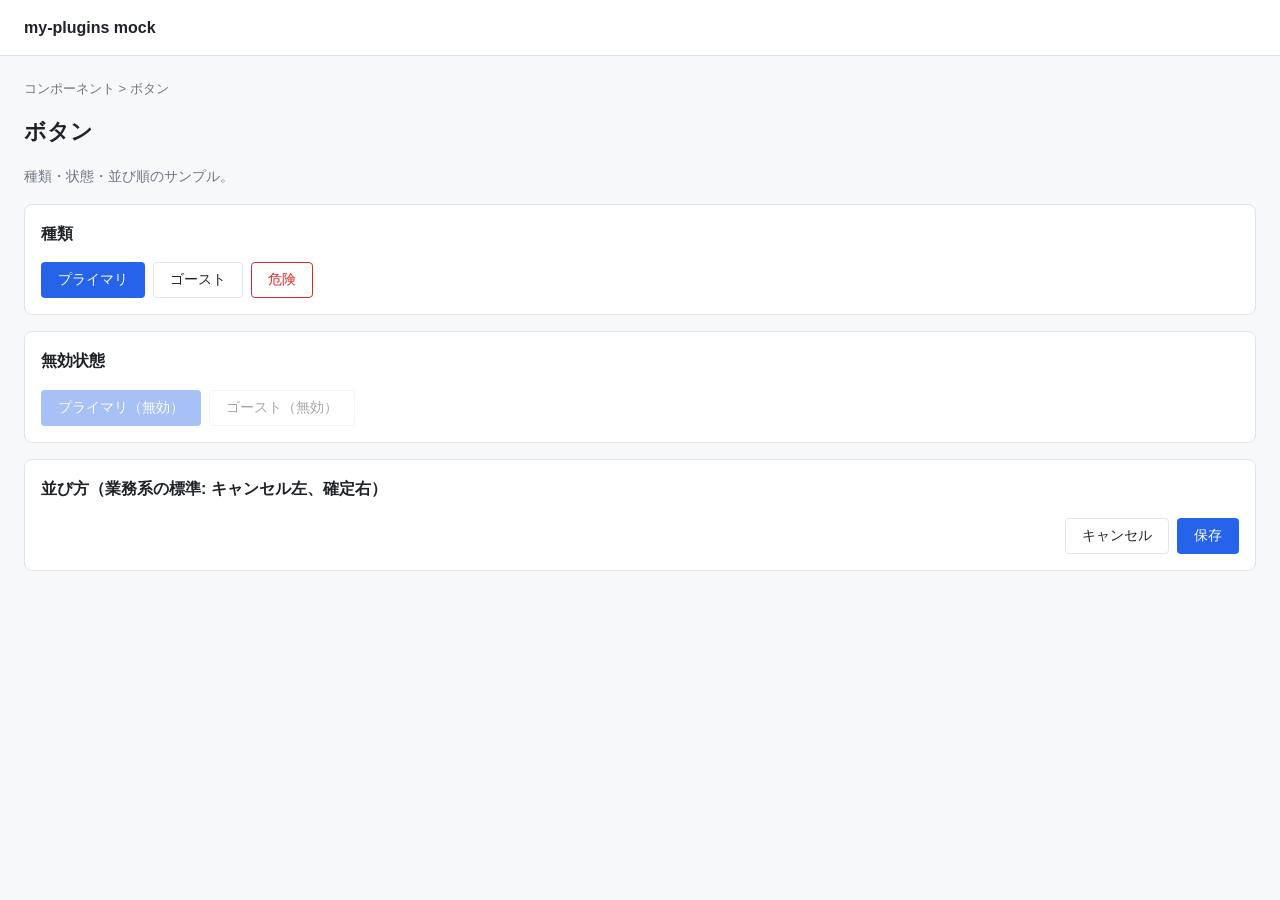
<file: docs/mock/components/button/index.html>
<!DOCTYPE html>
<html lang="ja">
<head>
  <meta charset="UTF-8">
  <meta name="viewport" content="width=device-width, initial-scale=1.0">
  <title>ボタン - カタログ</title>
  <link rel="stylesheet" href="../../../assets/style.css">
</head>
<body>
  <header class="topbar">
    <div class="brand">my-plugins mock</div>
</header>
  <main class="main">
    <p class="breadcrumb"><a href="../">コンポーネント</a> &gt; <span>ボタン</span></p>
    <div class="page-header"><h1>ボタン</h1></div>
    <p class="hint">種類・状態・並び順のサンプル。</p>

    <section class="card">
      <h2>種類</h2>
      <div class="actions">
        <button class="primary">プライマリ</button>
        <button class="ghost">ゴースト</button>
        <button class="danger">危険</button>
      </div>
    </section>

    <section class="card">
      <h2>無効状態</h2>
      <div class="actions">
        <button class="primary" disabled>プライマリ（無効）</button>
        <button class="ghost" disabled>ゴースト（無効）</button>
      </div>
    </section>

    <section class="card">
      <h2>並び方（業務系の標準: キャンセル左、確定右）</h2>
      <div class="actions" style="justify-content: flex-end;">
        <button class="ghost">キャンセル</button>
        <button class="primary">保存</button>
      </div>
    </section>
  </main>
</body>
</html>
</file>
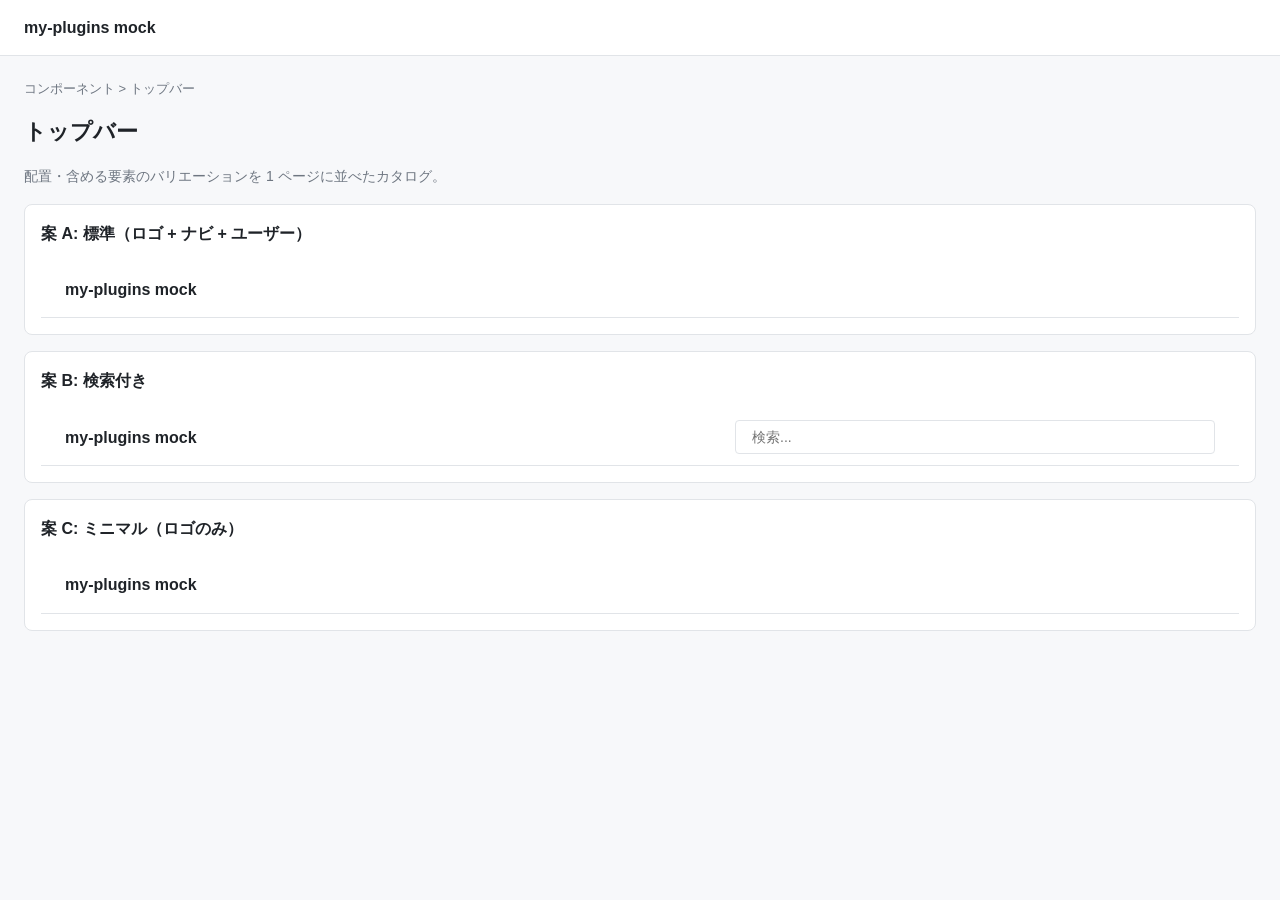
<file: docs/mock/components/topbar/index.html>
<!DOCTYPE html>
<html lang="ja">
<head>
  <meta charset="UTF-8">
  <meta name="viewport" content="width=device-width, initial-scale=1.0">
  <title>トップバー - カタログ</title>
  <link rel="stylesheet" href="../../../assets/style.css">
</head>
<body>
  <header class="topbar">
    <div class="brand">my-plugins mock</div>
</header>
  <main class="main">
    <p class="breadcrumb"><a href="../">コンポーネント</a> &gt; <span>トップバー</span></p>
    <div class="page-header"><h1>トップバー</h1></div>
    <p class="hint">配置・含める要素のバリエーションを 1 ページに並べたカタログ。</p>

    <section class="card">
      <h2>案 A: 標準（ロゴ + ナビ + ユーザー）</h2>
      <div class="topbar" style="position: static;">
        <div class="brand">my-plugins mock</div>
</div>
    </section>

    <section class="card">
      <h2>案 B: 検索付き</h2>
      <div class="topbar" style="position: static;">
        <div class="brand">my-plugins mock</div>
        <input type="search" placeholder="検索..." style="flex: 1; max-width: 480px;">
</div>
    </section>

    <section class="card">
      <h2>案 C: ミニマル（ロゴのみ）</h2>
      <div class="topbar" style="position: static;">
        <div class="brand">my-plugins mock</div>
        <div></div>
</div>
    </section>
  </main>
</body>
</html>
</file>
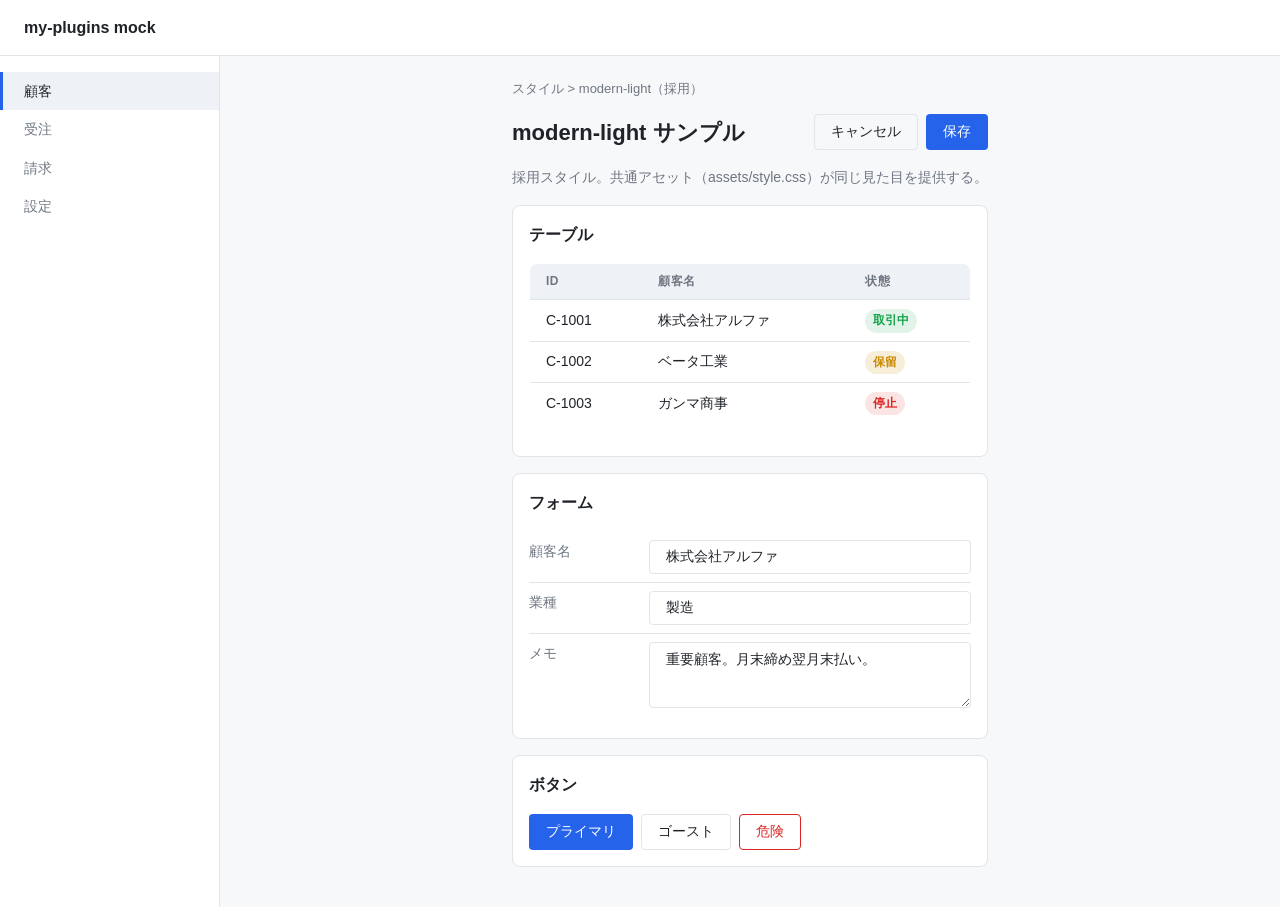
<file: docs/mock/styles/modern-light/index.html>
<!DOCTYPE html>
<html lang="ja">
<head>
  <meta charset="UTF-8">
  <meta name="viewport" content="width=device-width, initial-scale=1.0">
  <title>modern-light - スタイルサンプル</title>
  <link rel="stylesheet" href="../../../assets/style.css">
</head>
<body>
  <header class="topbar">
    <div class="brand">my-plugins mock</div>
</header>
  <div class="layout">
    <aside class="sidebar">
      <ul>
        <li class="active">顧客</li>
        <li>受注</li>
        <li>請求</li>
        <li>設定</li>
      </ul>
    </aside>
    <main class="main">
      <p class="breadcrumb"><a href="../">スタイル</a> &gt; <span>modern-light（採用）</span></p>
      <div class="page-header">
        <h1>modern-light サンプル</h1>
        <div class="actions">
          <button class="ghost">キャンセル</button>
          <button class="primary">保存</button>
        </div>
      </div>
      <p class="hint">採用スタイル。共通アセット（assets/style.css）が同じ見た目を提供する。</p>

      <section class="card">
        <h2>テーブル</h2>
        <table class="data-table">
          <thead><tr><th>ID</th><th>顧客名</th><th>状態</th></tr></thead>
          <tbody>
            <tr><td>C-1001</td><td>株式会社アルファ</td><td><span class="badge ok">取引中</span></td></tr>
            <tr><td>C-1002</td><td>ベータ工業</td><td><span class="badge warn">保留</span></td></tr>
            <tr><td>C-1003</td><td>ガンマ商事</td><td><span class="badge danger">停止</span></td></tr>
          </tbody>
        </table>
      </section>

      <section class="card">
        <h2>フォーム</h2>
        <div class="field-row"><span class="field-label">顧客名</span><span class="field-value"><input type="text" value="株式会社アルファ"></span></div>
        <div class="field-row"><span class="field-label">業種</span><span class="field-value"><input type="text" value="製造"></span></div>
        <div class="field-row"><span class="field-label">メモ</span><span class="field-value"><textarea rows="3">重要顧客。月末締め翌月末払い。</textarea></span></div>
      </section>

      <section class="card">
        <h2>ボタン</h2>
        <div class="actions">
          <button class="primary">プライマリ</button>
          <button class="ghost">ゴースト</button>
          <button class="danger">危険</button>
        </div>
      </section>
    </main>
  </div>
</body>
</html>
</file>
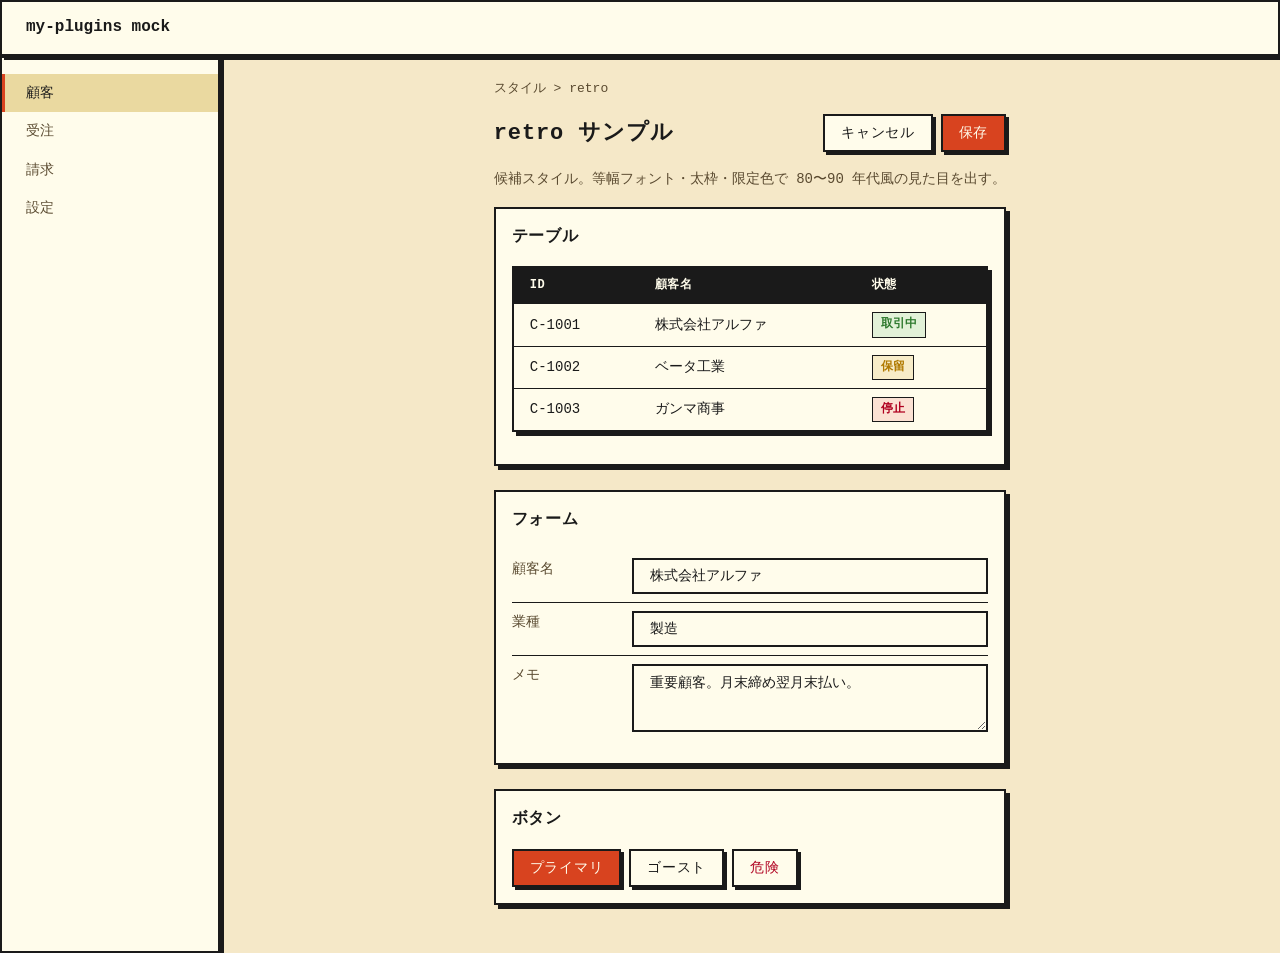
<file: docs/mock/styles/retro/index.html>
<!DOCTYPE html>
<html lang="ja">
<head>
  <meta charset="UTF-8">
  <meta name="viewport" content="width=device-width, initial-scale=1.0">
  <title>retro - スタイルサンプル</title>
  <link rel="stylesheet" href="../../../assets/style.css">
  <link rel="stylesheet" href="style.css">
</head>
<body>
  <header class="topbar">
    <div class="brand">my-plugins mock</div>
</header>
  <div class="layout">
    <aside class="sidebar">
      <ul>
        <li class="active">顧客</li>
        <li>受注</li>
        <li>請求</li>
        <li>設定</li>
      </ul>
    </aside>
    <main class="main">
      <p class="breadcrumb"><a href="../">スタイル</a> &gt; <span>retro</span></p>
      <div class="page-header">
        <h1>retro サンプル</h1>
        <div class="actions">
          <button class="ghost">キャンセル</button>
          <button class="primary">保存</button>
        </div>
      </div>
      <p class="hint">候補スタイル。等幅フォント・太枠・限定色で 80〜90 年代風の見た目を出す。</p>

      <section class="card">
        <h2>テーブル</h2>
        <table class="data-table">
          <thead><tr><th>ID</th><th>顧客名</th><th>状態</th></tr></thead>
          <tbody>
            <tr><td>C-1001</td><td>株式会社アルファ</td><td><span class="badge ok">取引中</span></td></tr>
            <tr><td>C-1002</td><td>ベータ工業</td><td><span class="badge warn">保留</span></td></tr>
            <tr><td>C-1003</td><td>ガンマ商事</td><td><span class="badge danger">停止</span></td></tr>
          </tbody>
        </table>
      </section>

      <section class="card">
        <h2>フォーム</h2>
        <div class="field-row"><span class="field-label">顧客名</span><span class="field-value"><input type="text" value="株式会社アルファ"></span></div>
        <div class="field-row"><span class="field-label">業種</span><span class="field-value"><input type="text" value="製造"></span></div>
        <div class="field-row"><span class="field-label">メモ</span><span class="field-value"><textarea rows="3">重要顧客。月末締め翌月末払い。</textarea></span></div>
      </section>

      <section class="card">
        <h2>ボタン</h2>
        <div class="actions">
          <button class="primary">プライマリ</button>
          <button class="ghost">ゴースト</button>
          <button class="danger">危険</button>
        </div>
      </section>
    </main>
  </div>
</body>
</html>
</file>
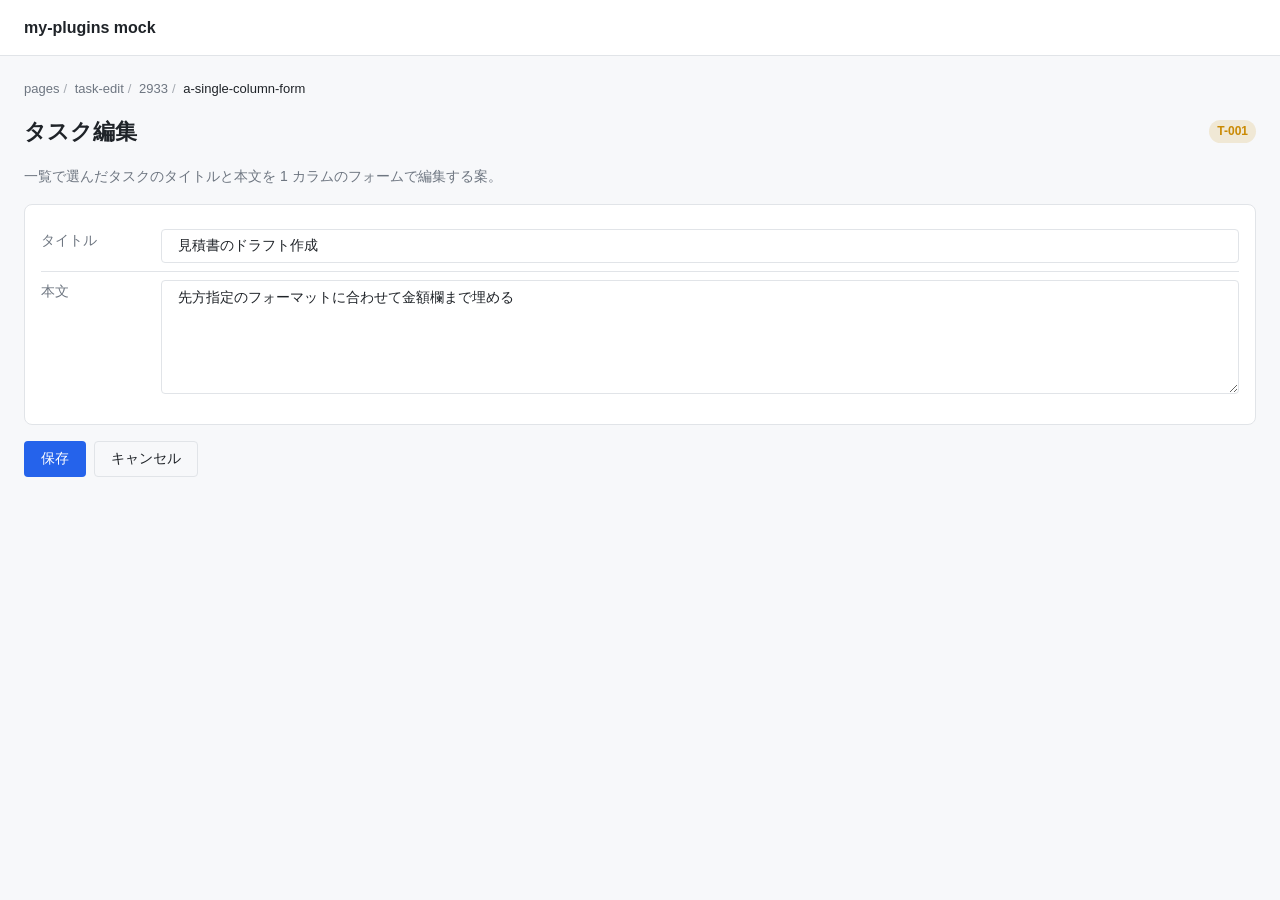
<file: docs/mock/pages/task-edit/2933/a-single-column-form/index.html>
<!DOCTYPE html>
<html lang="ja">
<head>
  <meta charset="UTF-8">
  <meta name="viewport" content="width=device-width, initial-scale=1.0">
  <title>タスク編集 - 案 a-single-column-form</title>
  <link rel="stylesheet" href="../../../../../assets/style.css">
</head>
<body>
  <header class="topbar">
    <div class="brand"><a href="../../../../../">my-plugins mock</a></div>
  </header>
  <main class="main">
    <p class="breadcrumb">
      <a href="../../../">pages</a><span class="sep">/</span>
      <a href="../../">task-edit</a><span class="sep">/</span>
      <a href="../">2933</a><span class="sep">/</span>
      <span class="current">a-single-column-form</span>
    </p>
    <div class="page-header">
      <h1>タスク編集</h1>
      <div class="actions">
        <span class="badge warn" id="task-id">T-001</span>
      </div>
    </div>
    <p class="hint">一覧で選んだタスクのタイトルと本文を 1 カラムのフォームで編集する案。</p>
    <div class="card">
      <div class="field-row">
        <label class="field-label" for="title">タイトル</label>
        <div class="field-value">
          <input type="text" id="title" value="見積書のドラフト作成">
        </div>
      </div>
      <div class="field-row">
        <label class="field-label" for="body">本文</label>
        <div class="field-value">
          <textarea id="body" rows="6">先方指定のフォーマットに合わせて金額欄まで埋める</textarea>
        </div>
      </div>
    </div>
    <div class="actions">
      <button class="primary" id="save-btn">保存</button>
      <button class="ghost" id="cancel-btn">キャンセル</button>
    </div>
  </main>
  <script src="../../../../../assets/app.js"></script>
  <script src="app.js"></script>
</body>
</html>
</file>
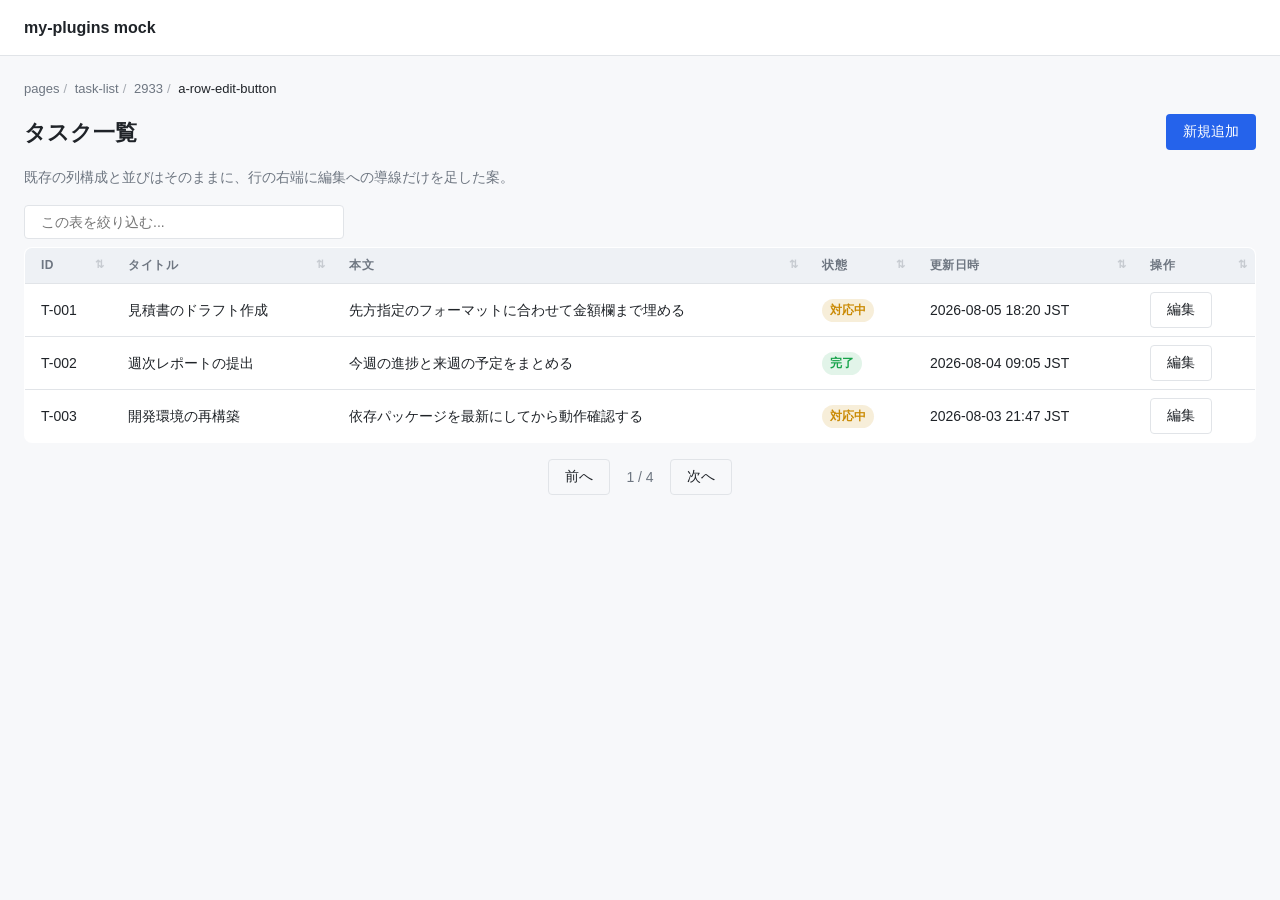
<file: docs/mock/pages/task-list/2933/a-row-edit-button/index.html>
<!DOCTYPE html>
<html lang="ja">
<head>
  <meta charset="UTF-8">
  <meta name="viewport" content="width=device-width, initial-scale=1.0">
  <title>タスク一覧 - 案 a-row-edit-button</title>
  <link rel="stylesheet" href="../../../../../assets/style.css">
</head>
<body>
  <header class="topbar">
    <div class="brand"><a href="../../../../../">my-plugins mock</a></div>
  </header>
  <main class="main">
    <p class="breadcrumb">
      <a href="../../../">pages</a><span class="sep">/</span>
      <a href="../../">task-list</a><span class="sep">/</span>
      <a href="../">2933</a><span class="sep">/</span>
      <span class="current">a-row-edit-button</span>
    </p>
    <div class="page-header">
      <h1>タスク一覧</h1>
      <div class="actions">
        <button class="primary" id="new-btn">新規追加</button>
      </div>
    </div>
    <p class="hint">既存の列構成と並びはそのままに、行の右端に編集への導線だけを足した案。</p>
    <table class="data-table" id="task-table">
      <thead>
        <tr>
          <th>ID</th>
          <th>タイトル</th>
          <th>本文</th>
          <th>状態</th>
          <th>更新日時</th>
          <th>操作</th>
        </tr>
      </thead>
      <tbody>
        <tr data-id="T-001">
          <td>T-001</td>
          <td data-field="title">見積書のドラフト作成</td>
          <td data-field="body">先方指定のフォーマットに合わせて金額欄まで埋める</td>
          <td><span class="badge warn">対応中</span></td>
          <td data-field="updated-at">2026-08-05 18:20 JST</td>
          <td><button class="ghost" data-edit-target="T-001">編集</button></td>
        </tr>
        <tr data-id="T-002">
          <td>T-002</td>
          <td data-field="title">週次レポートの提出</td>
          <td data-field="body">今週の進捗と来週の予定をまとめる</td>
          <td><span class="badge ok">完了</span></td>
          <td data-field="updated-at">2026-08-04 09:05 JST</td>
          <td><button class="ghost" data-edit-target="T-002">編集</button></td>
        </tr>
        <tr data-id="T-003">
          <td>T-003</td>
          <td data-field="title">開発環境の再構築</td>
          <td data-field="body">依存パッケージを最新にしてから動作確認する</td>
          <td><span class="badge warn">対応中</span></td>
          <td data-field="updated-at">2026-08-03 21:47 JST</td>
          <td><button class="ghost" data-edit-target="T-003">編集</button></td>
        </tr>
      </tbody>
    </table>
    <div class="pager">
      <button class="ghost">前へ</button>
      <span>1 / 4</span>
      <button class="ghost">次へ</button>
    </div>
  </main>
  <div class="toast" id="toast" hidden></div>
  <script src="../../../../../assets/app.js"></script>
  <script src="app.js"></script>
</body>
</html>
</file>
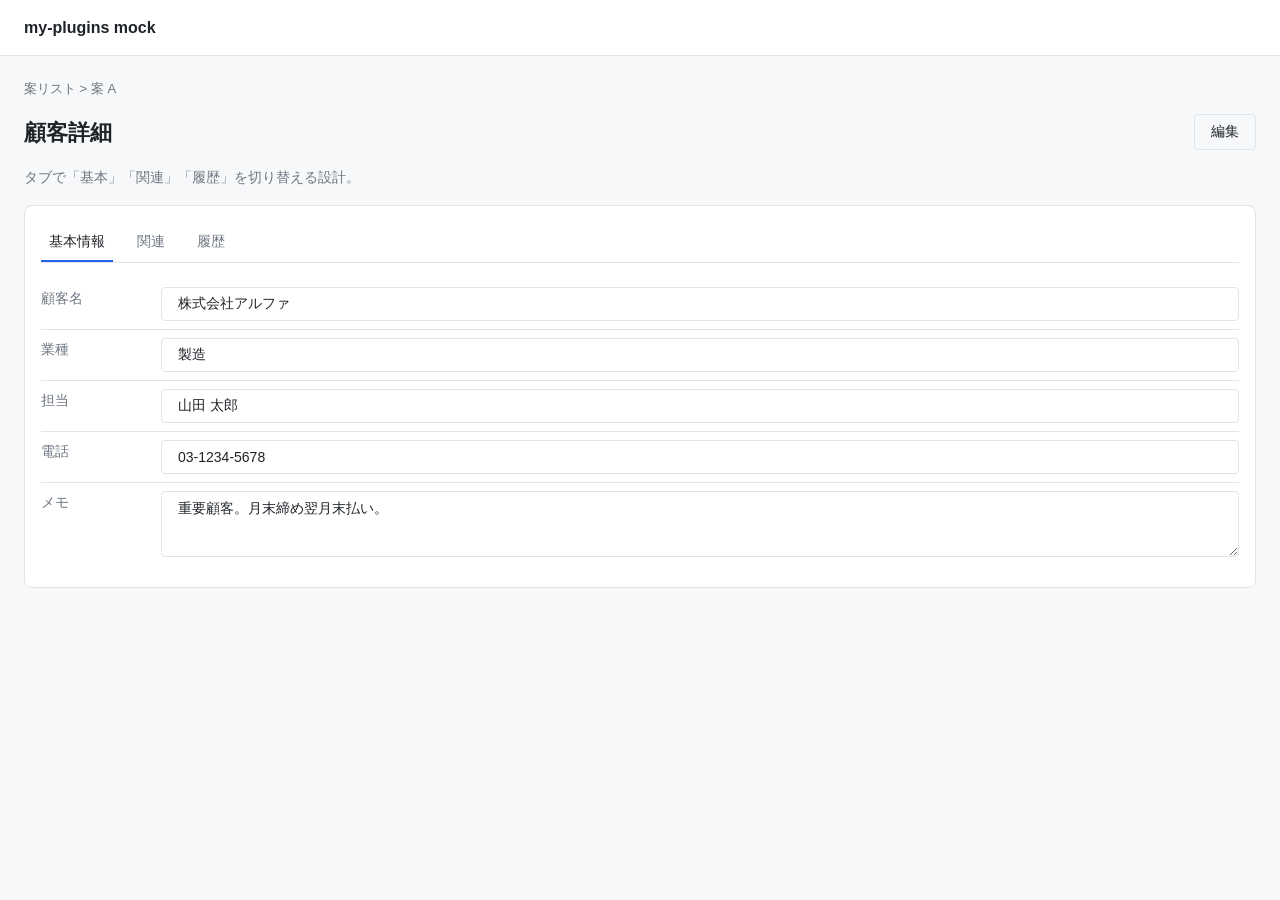
<file: docs/mock/pages/customer-detail/issues/0/a-tabs/index.html>
<!DOCTYPE html>
<html lang="ja">
<head>
  <meta charset="UTF-8">
  <meta name="viewport" content="width=device-width, initial-scale=1.0">
  <title>顧客詳細 - 案 A: タブ</title>
  <link rel="stylesheet" href="../../../../../../assets/style.css">
</head>
<body>
  <header class="topbar">
    <div class="brand">my-plugins mock</div>
</header>
  <main class="main">
    <p class="breadcrumb"><a href="../">案リスト</a> &gt; <span>案 A</span></p>
    <div class="page-header">
      <h1>顧客詳細</h1>
      <div class="actions">
        <button class="ghost" id="edit-btn">編集</button>
        <button class="ghost" id="cancel-btn" hidden>キャンセル</button>
        <button class="primary" id="save-btn" hidden>保存</button>
      </div>
    </div>
    <p class="hint">タブで「基本」「関連」「履歴」を切り替える設計。</p>

    <section class="card">
      <div style="display: flex; gap: var(--space-md); border-bottom: 1px solid var(--border); margin-bottom: var(--space-md);">
        <span style="padding: var(--space-sm); border-bottom: 2px solid var(--accent); color: var(--text);">基本情報</span>
        <span style="padding: var(--space-sm); color: var(--text-muted); cursor: pointer;">関連</span>
        <span style="padding: var(--space-sm); color: var(--text-muted); cursor: pointer;">履歴</span>
      </div>
      <div class="field-row"><span class="field-label">顧客名</span><span class="field-value"><input type="text" value="株式会社アルファ" readonly></span></div>
      <div class="field-row"><span class="field-label">業種</span><span class="field-value"><input type="text" value="製造" readonly></span></div>
      <div class="field-row"><span class="field-label">担当</span><span class="field-value"><input type="text" value="山田 太郎" readonly></span></div>
      <div class="field-row"><span class="field-label">電話</span><span class="field-value"><input type="text" value="03-1234-5678" readonly></span></div>
      <div class="field-row"><span class="field-label">メモ</span><span class="field-value"><textarea rows="3" readonly>重要顧客。月末締め翌月末払い。</textarea></span></div>
    </section>
  </main>
  <div class="toast" id="toast" hidden></div>
  <script src="../../../../../../assets/app.js"></script>
</body>
</html>
</file>
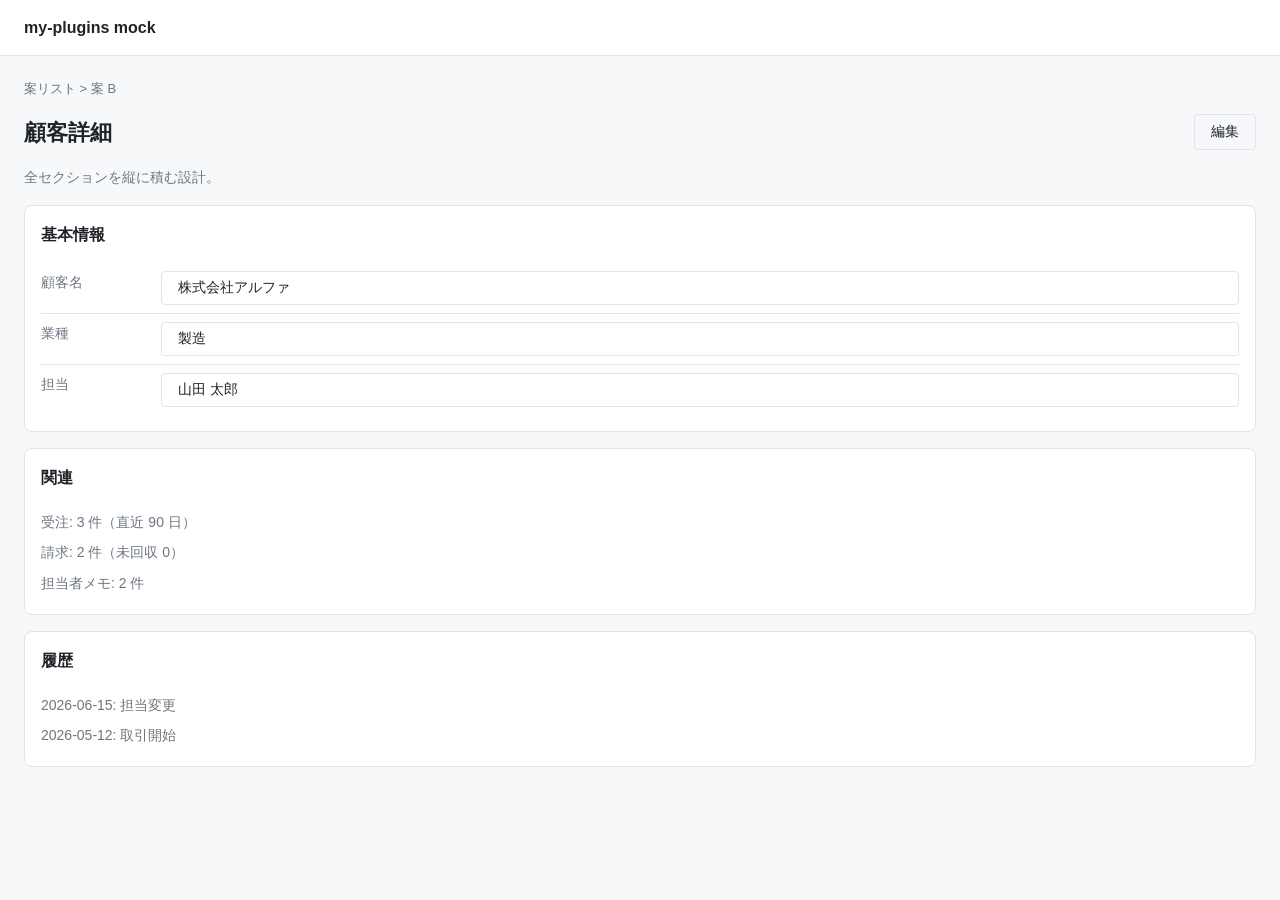
<file: docs/mock/pages/customer-detail/issues/0/b-stack/index.html>
<!DOCTYPE html>
<html lang="ja">
<head>
  <meta charset="UTF-8">
  <meta name="viewport" content="width=device-width, initial-scale=1.0">
  <title>顧客詳細 - 案 B: 縦積み</title>
  <link rel="stylesheet" href="../../../../../../assets/style.css">
</head>
<body>
  <header class="topbar">
    <div class="brand">my-plugins mock</div>
</header>
  <main class="main">
    <p class="breadcrumb"><a href="../">案リスト</a> &gt; <span>案 B</span></p>
    <div class="page-header">
      <h1>顧客詳細</h1>
      <div class="actions">
        <button class="ghost" id="edit-btn">編集</button>
        <button class="ghost" id="cancel-btn" hidden>キャンセル</button>
        <button class="primary" id="save-btn" hidden>保存</button>
      </div>
    </div>
    <p class="hint">全セクションを縦に積む設計。</p>

    <section class="card">
      <h2>基本情報</h2>
      <div class="field-row"><span class="field-label">顧客名</span><span class="field-value"><input type="text" value="株式会社アルファ" readonly></span></div>
      <div class="field-row"><span class="field-label">業種</span><span class="field-value"><input type="text" value="製造" readonly></span></div>
      <div class="field-row"><span class="field-label">担当</span><span class="field-value"><input type="text" value="山田 太郎" readonly></span></div>
    </section>

    <section class="card">
      <h2>関連</h2>
      <ul class="meta-list">
        <li>受注: 3 件（直近 90 日）</li>
        <li>請求: 2 件（未回収 0）</li>
        <li>担当者メモ: 2 件</li>
      </ul>
    </section>

    <section class="card">
      <h2>履歴</h2>
      <ul class="meta-list">
        <li>2026-06-15: 担当変更</li>
        <li>2026-05-12: 取引開始</li>
      </ul>
    </section>
  </main>
  <div class="toast" id="toast" hidden></div>
  <script src="../../../../../../assets/app.js"></script>
</body>
</html>
</file>
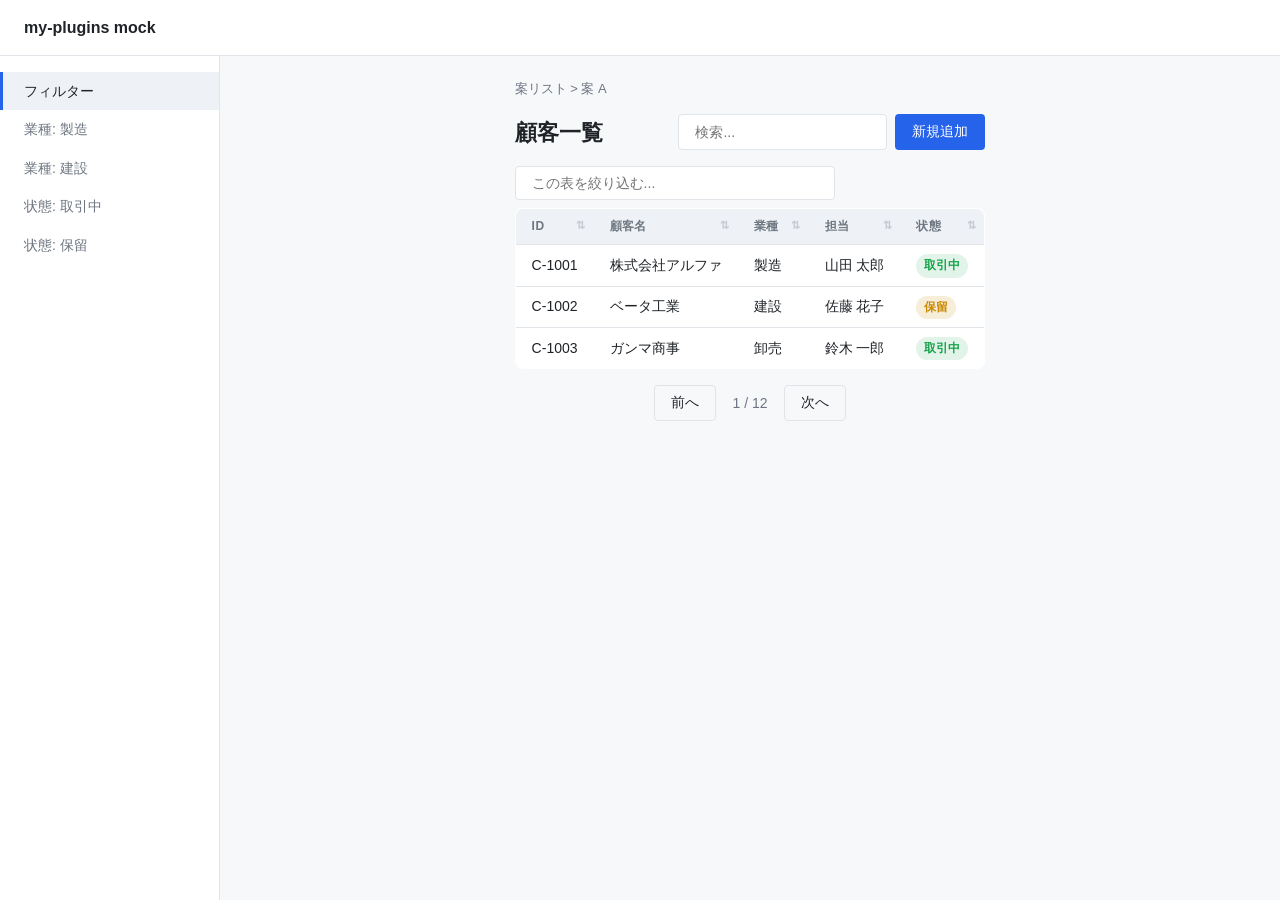
<file: docs/mock/pages/customer-list/issues/0/a-left-filter/index.html>
<!DOCTYPE html>
<html lang="ja">
<head>
  <meta charset="UTF-8">
  <meta name="viewport" content="width=device-width, initial-scale=1.0">
  <title>顧客一覧 - 案 A: 左サイドフィルター</title>
  <link rel="stylesheet" href="../../../../../../assets/style.css">
</head>
<body>
  <header class="topbar">
    <div class="brand">my-plugins mock</div>
</header>
  <div class="layout">
    <aside class="sidebar">
      <ul>
        <li class="active">フィルター</li>
        <li>業種: 製造</li>
        <li>業種: 建設</li>
        <li>状態: 取引中</li>
        <li>状態: 保留</li>
      </ul>
    </aside>
    <main class="main">
      <p class="breadcrumb"><a href="../">案リスト</a> &gt; <span>案 A</span></p>
      <div class="page-header">
        <h1>顧客一覧</h1>
        <div class="actions">
          <input type="search" id="search" placeholder="検索...">
          <button class="primary" id="new-btn">新規追加</button>
        </div>
      </div>
      <table class="data-table" id="customer-table">
        <thead>
          <tr>
            <th>ID</th>
            <th>顧客名</th>
            <th>業種</th>
            <th>担当</th>
            <th>状態</th>
          </tr>
        </thead>
        <tbody>
          <tr data-id="1001"><td>C-1001</td><td>株式会社アルファ</td><td>製造</td><td>山田 太郎</td><td><span class="badge ok">取引中</span></td></tr>
          <tr data-id="1002"><td>C-1002</td><td>ベータ工業</td><td>建設</td><td>佐藤 花子</td><td><span class="badge warn">保留</span></td></tr>
          <tr data-id="1003"><td>C-1003</td><td>ガンマ商事</td><td>卸売</td><td>鈴木 一郎</td><td><span class="badge ok">取引中</span></td></tr>
        </tbody>
      </table>
      <div class="pager">
        <button class="ghost">前へ</button>
        <span>1 / 12</span>
        <button class="ghost">次へ</button>
      </div>
    </main>
  </div>
  <div class="toast" id="toast" hidden></div>
  <script src="../../../../../../assets/app.js"></script>
</body>
</html>
</file>
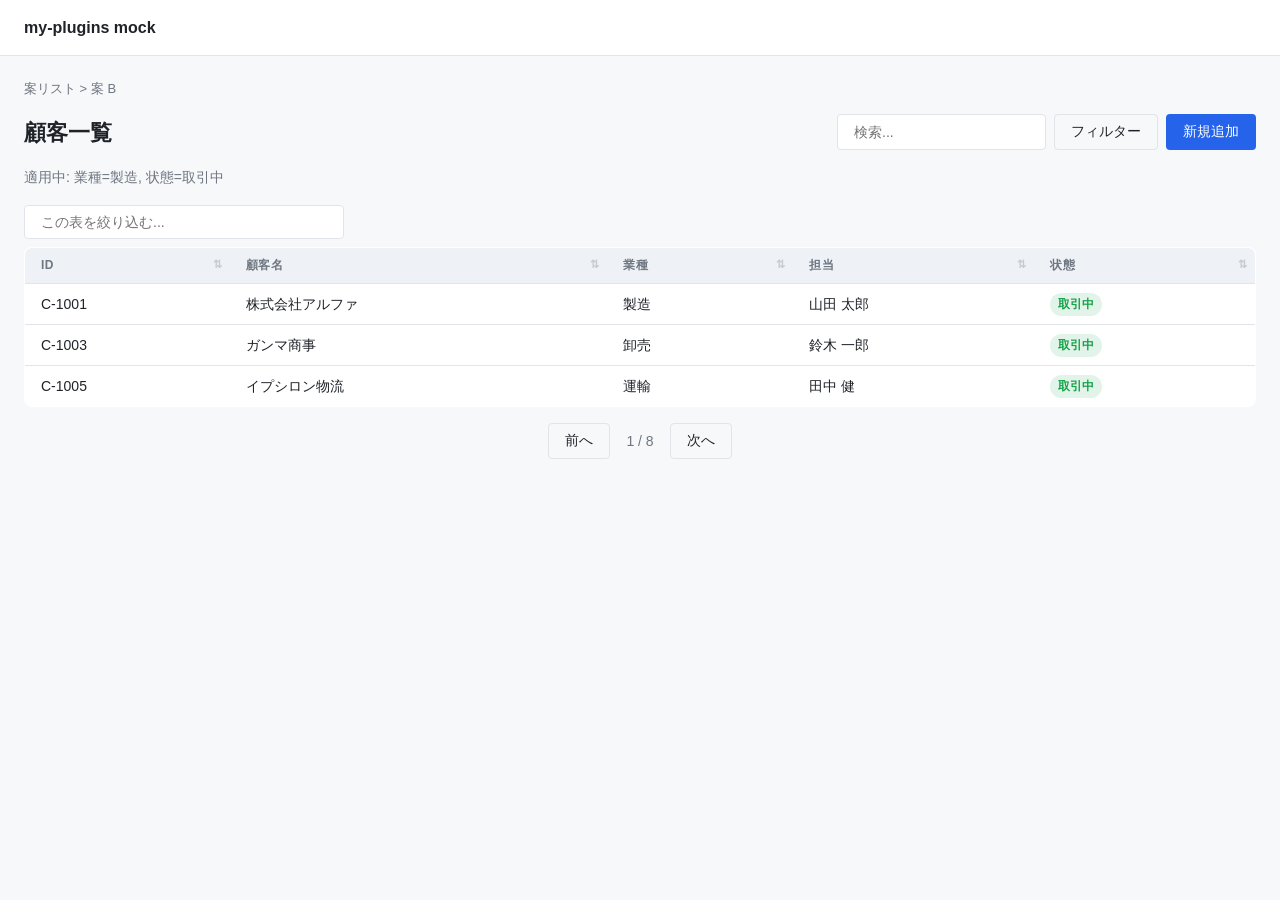
<file: docs/mock/pages/customer-list/issues/0/b-modal-filter/index.html>
<!DOCTYPE html>
<html lang="ja">
<head>
  <meta charset="UTF-8">
  <meta name="viewport" content="width=device-width, initial-scale=1.0">
  <title>顧客一覧 - 案 B: フィルターモーダル</title>
  <link rel="stylesheet" href="../../../../../../assets/style.css">
</head>
<body>
  <header class="topbar">
    <div class="brand">my-plugins mock</div>
</header>
  <main class="main">
    <p class="breadcrumb"><a href="../">案リスト</a> &gt; <span>案 B</span></p>
    <div class="page-header">
      <h1>顧客一覧</h1>
      <div class="actions">
        <input type="search" id="search" placeholder="検索...">
        <button class="ghost" id="filter-btn">フィルター</button>
        <button class="primary" id="new-btn">新規追加</button>
      </div>
    </div>
    <p class="hint">適用中: 業種=製造, 状態=取引中</p>
    <table class="data-table" id="customer-table">
      <thead>
        <tr>
          <th>ID</th>
          <th>顧客名</th>
          <th>業種</th>
          <th>担当</th>
          <th>状態</th>
        </tr>
      </thead>
      <tbody>
        <tr data-id="1001"><td>C-1001</td><td>株式会社アルファ</td><td>製造</td><td>山田 太郎</td><td><span class="badge ok">取引中</span></td></tr>
        <tr data-id="1003"><td>C-1003</td><td>ガンマ商事</td><td>卸売</td><td>鈴木 一郎</td><td><span class="badge ok">取引中</span></td></tr>
        <tr data-id="1005"><td>C-1005</td><td>イプシロン物流</td><td>運輸</td><td>田中 健</td><td><span class="badge ok">取引中</span></td></tr>
      </tbody>
    </table>
    <div class="pager">
      <button class="ghost">前へ</button>
      <span>1 / 8</span>
      <button class="ghost">次へ</button>
    </div>
  </main>
  <div class="toast" id="toast" hidden></div>
  <script src="../../../../../../assets/app.js"></script>
</body>
</html>
</file>
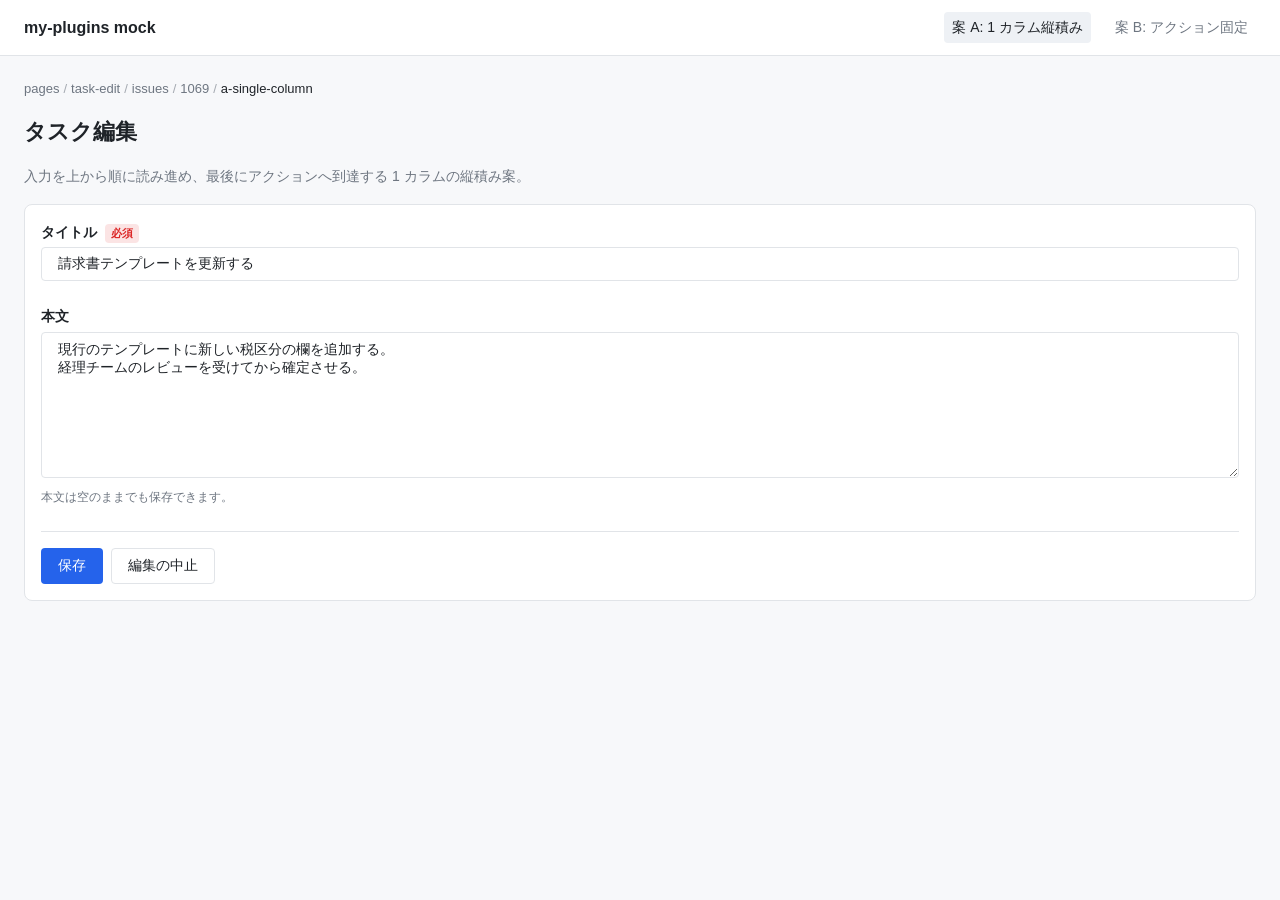
<file: docs/mock/pages/task-edit/issues/1069/a-single-column/index.html>
<!DOCTYPE html>
<html lang="ja">
<head>
  <meta charset="UTF-8">
  <meta name="viewport" content="width=device-width, initial-scale=1.0">
  <title>タスク編集 - 案 A: 1 カラム縦積み</title>
  <link rel="stylesheet" href="../../../../../../assets/style.css">
  <link rel="stylesheet" href="style.css">
</head>
<body>
  <header class="topbar">
    <div class="brand">my-plugins mock</div>
    <nav class="nav">
      <a href="../a-single-column/" class="active">案 A: 1 カラム縦積み</a>
      <a href="../b-sticky-action/">案 B: アクション固定</a>
    </nav>
  </header>
  <main class="main">
    <p class="breadcrumb">
      <a href="../../../../">pages</a><span class="sep">/</span><a href="../../../">task-edit</a><span class="sep">/</span><span>issues</span><span class="sep">/</span><a href="../">1069</a><span class="sep">/</span><span class="current">a-single-column</span>
    </p>
    <div class="page-header">
      <h1>タスク編集</h1>
    </div>
    <p class="hint">入力を上から順に読み進め、最後にアクションへ到達する 1 カラムの縦積み案。</p>

    <section class="card">
      <div class="form-field">
        <label class="form-label" for="task-title">タイトル <span class="required">必須</span></label>
        <input type="text" id="task-title" value="請求書テンプレートを更新する">
        <p class="field-error" id="title-error" hidden>タイトルを入力してください。</p>
      </div>
      <div class="form-field">
        <label class="form-label" for="task-body">本文</label>
        <textarea id="task-body" rows="8">現行のテンプレートに新しい税区分の欄を追加する。
経理チームのレビューを受けてから確定させる。</textarea>
        <p class="field-note">本文は空のままでも保存できます。</p>
      </div>
      <div class="form-actions">
        <button class="primary" id="task-save-btn">保存</button>
        <button class="ghost" id="task-cancel-btn">編集の中止</button>
      </div>
    </section>
  </main>
  <div class="toast" id="toast" hidden></div>
  <script src="../../../../../../assets/app.js"></script>
  <script>
    (() => {
      // 一覧画面のスタブへ戻るときに、どの案から来たかを引き継いで往復できるようにする
      const CURRENT_PLAN = "a-single-column";
      const LIST_PAGE_URL = "../../../../task-list/issues/1069/existing/index.html?from=" + CURRENT_PLAN;
      const TOAST_DURATION_MS = 1200;

      const titleInput = document.getElementById("task-title");
      const titleError = document.getElementById("title-error");
      const toast = document.getElementById("toast");

      /** トーストを一定時間だけ表示する */
      function notify(message) {
        toast.textContent = message;
        toast.hidden = false;
        setTimeout(() => { toast.hidden = true; }, TOAST_DURATION_MS);
      }

      /** タイトル必須チェックの結果を画面へ反映する */
      function validateTitle() {
        const isValid = titleInput.value.trim() !== "";
        titleError.hidden = isValid;
        titleInput.classList.toggle("has-error", !isValid);
        return isValid;
      }

      // 保存: タイトルが空なら画面に留まってエラーを出し、通れば一覧画面へ戻る
      document.getElementById("task-save-btn").addEventListener("click", () => {
        if (!validateTitle()) {
          titleInput.focus();
          return;
        }
        notify("保存しました。タスク一覧へ戻ります");
        setTimeout(() => { location.href = LIST_PAGE_URL; }, TOAST_DURATION_MS);
      });

      // 編集の中止: 変更を破棄して確認を挟まずに一覧画面へ戻る
      document.getElementById("task-cancel-btn").addEventListener("click", () => {
        location.href = LIST_PAGE_URL;
      });

      // エラー表示中に入力し直したら、その場でエラーを消す
      titleInput.addEventListener("input", () => {
        if (!titleError.hidden) validateTitle();
      });
    })();
  </script>
</body>
</html>
</file>
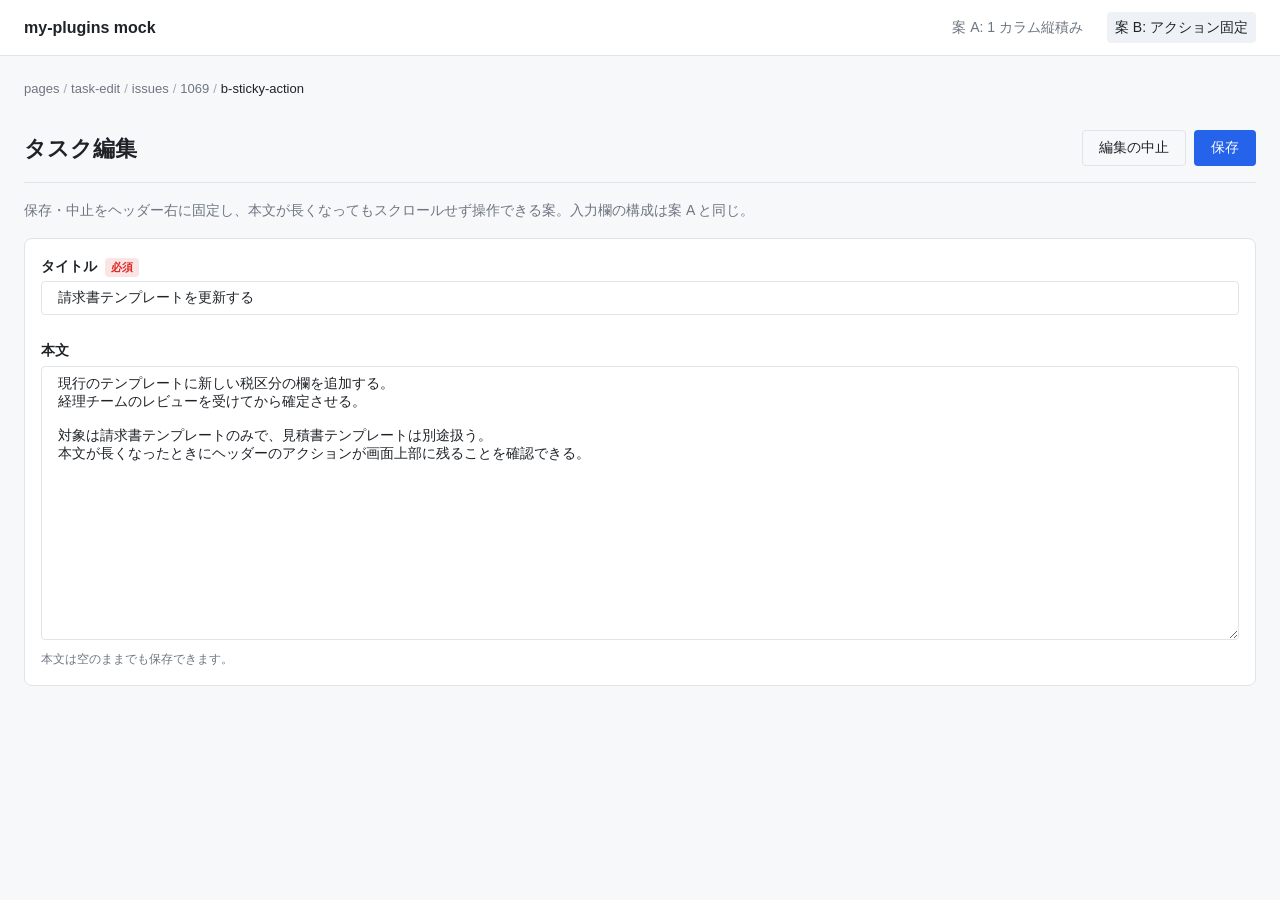
<file: docs/mock/pages/task-edit/issues/1069/b-sticky-action/index.html>
<!DOCTYPE html>
<html lang="ja">
<head>
  <meta charset="UTF-8">
  <meta name="viewport" content="width=device-width, initial-scale=1.0">
  <title>タスク編集 - 案 B: アクション固定</title>
  <link rel="stylesheet" href="../../../../../../assets/style.css">
  <link rel="stylesheet" href="style.css">
</head>
<body>
  <header class="topbar">
    <div class="brand">my-plugins mock</div>
    <nav class="nav">
      <a href="../a-single-column/">案 A: 1 カラム縦積み</a>
      <a href="../b-sticky-action/" class="active">案 B: アクション固定</a>
    </nav>
  </header>
  <main class="main">
    <p class="breadcrumb">
      <a href="../../../../">pages</a><span class="sep">/</span><a href="../../../">task-edit</a><span class="sep">/</span><span>issues</span><span class="sep">/</span><a href="../">1069</a><span class="sep">/</span><span class="current">b-sticky-action</span>
    </p>
    <div class="page-header sticky-actions">
      <h1>タスク編集</h1>
      <div class="actions">
        <button class="ghost" id="task-cancel-btn">編集の中止</button>
        <button class="primary" id="task-save-btn">保存</button>
      </div>
    </div>
    <p class="hint">保存・中止をヘッダー右に固定し、本文が長くなってもスクロールせず操作できる案。入力欄の構成は案 A と同じ。</p>

    <section class="card">
      <div class="form-field">
        <label class="form-label" for="task-title">タイトル <span class="required">必須</span></label>
        <input type="text" id="task-title" value="請求書テンプレートを更新する">
        <p class="field-error" id="title-error" hidden>タイトルを入力してください。</p>
      </div>
      <div class="form-field">
        <label class="form-label" for="task-body">本文</label>
        <textarea id="task-body" rows="16">現行のテンプレートに新しい税区分の欄を追加する。
経理チームのレビューを受けてから確定させる。

対象は請求書テンプレートのみで、見積書テンプレートは別途扱う。
本文が長くなったときにヘッダーのアクションが画面上部に残ることを確認できる。</textarea>
        <p class="field-note">本文は空のままでも保存できます。</p>
      </div>
    </section>
  </main>
  <div class="toast" id="toast" hidden></div>
  <script src="../../../../../../assets/app.js"></script>
  <script>
    (() => {
      // 一覧画面のスタブへ戻るときに、どの案から来たかを引き継いで往復できるようにする
      const CURRENT_PLAN = "b-sticky-action";
      const LIST_PAGE_URL = "../../../../task-list/issues/1069/existing/index.html?from=" + CURRENT_PLAN;
      const TOAST_DURATION_MS = 1200;

      const titleInput = document.getElementById("task-title");
      const titleError = document.getElementById("title-error");
      const toast = document.getElementById("toast");

      /** トーストを一定時間だけ表示する */
      function notify(message) {
        toast.textContent = message;
        toast.hidden = false;
        setTimeout(() => { toast.hidden = true; }, TOAST_DURATION_MS);
      }

      /** タイトル必須チェックの結果を画面へ反映する */
      function validateTitle() {
        const isValid = titleInput.value.trim() !== "";
        titleError.hidden = isValid;
        titleInput.classList.toggle("has-error", !isValid);
        return isValid;
      }

      // 保存: タイトルが空なら画面に留まってエラーを出し、通れば一覧画面へ戻る
      document.getElementById("task-save-btn").addEventListener("click", () => {
        if (!validateTitle()) {
          titleInput.focus();
          return;
        }
        notify("保存しました。タスク一覧へ戻ります");
        setTimeout(() => { location.href = LIST_PAGE_URL; }, TOAST_DURATION_MS);
      });

      // 編集の中止: 変更を破棄して確認を挟まずに一覧画面へ戻る
      document.getElementById("task-cancel-btn").addEventListener("click", () => {
        location.href = LIST_PAGE_URL;
      });

      // エラー表示中に入力し直したら、その場でエラーを消す
      titleInput.addEventListener("input", () => {
        if (!titleError.hidden) validateTitle();
      });
    })();
  </script>
</body>
</html>
</file>
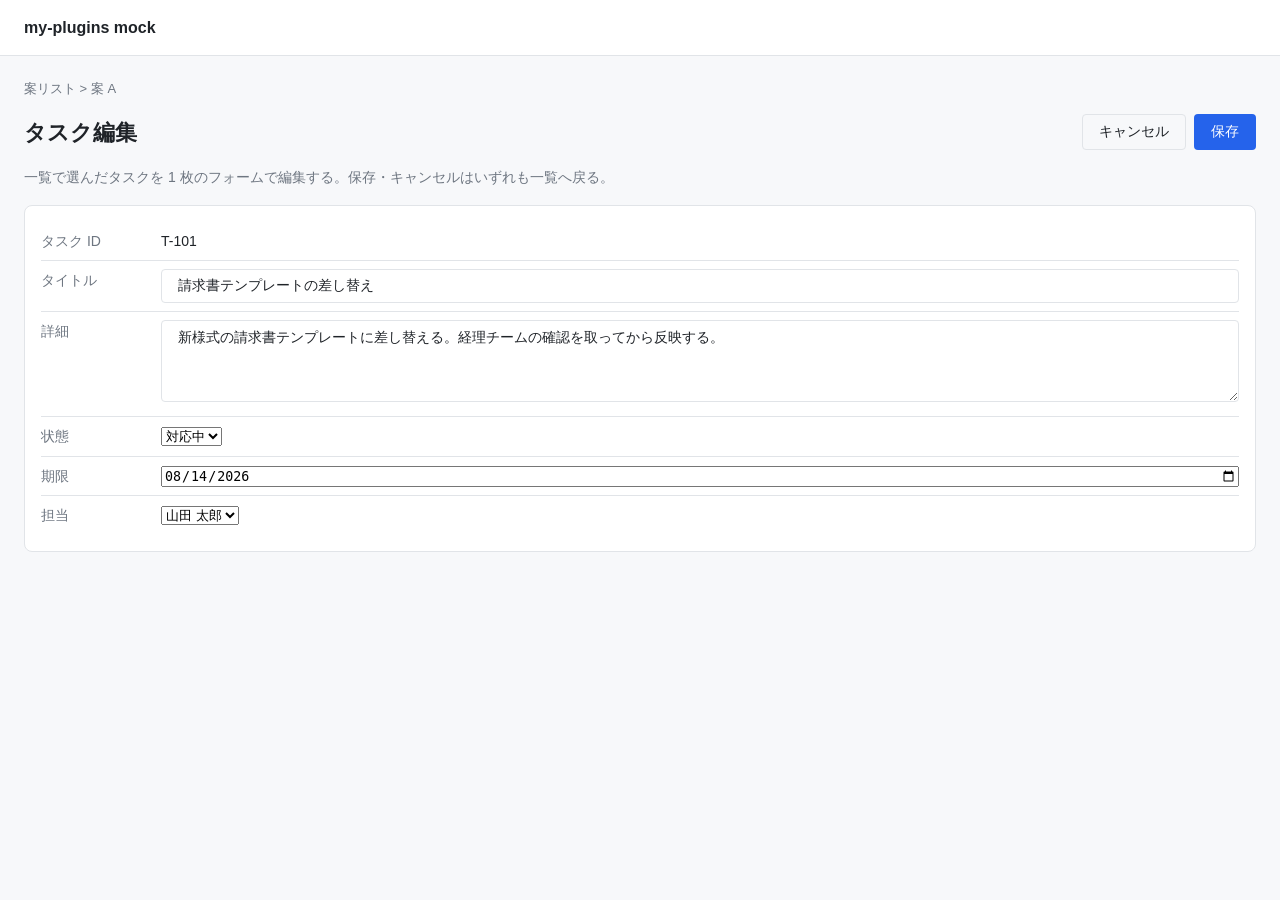
<file: docs/mock/pages/task-edit/issues/2844/a-single-form/index.html>
<!DOCTYPE html>
<html lang="ja">
<head>
  <meta charset="UTF-8">
  <meta name="viewport" content="width=device-width, initial-scale=1.0">
  <title>タスク編集 - 案 A: 単一フォーム</title>
  <link rel="stylesheet" href="../../../../../../assets/style.css">
</head>
<body>
  <header class="topbar">
    <div class="brand">my-plugins mock</div>
  </header>
  <main class="main">
    <p class="breadcrumb"><a href="../">案リスト</a> &gt; <span>案 A</span></p>
    <div class="page-header">
      <h1>タスク編集</h1>
      <div class="actions">
        <button class="ghost" id="task-cancel-btn">キャンセル</button>
        <button class="primary" id="task-save-btn">保存</button>
      </div>
    </div>
    <p class="hint">一覧で選んだタスクを 1 枚のフォームで編集する。保存・キャンセルはいずれも一覧へ戻る。</p>

    <section class="card">
      <div class="field-row"><span class="field-label">タスク ID</span><span class="field-value"><span id="task-id">T-101</span></span></div>
      <div class="field-row"><span class="field-label">タイトル</span><span class="field-value"><input type="text" id="task-title" value="請求書テンプレートの差し替え"></span></div>
      <div class="field-row"><span class="field-label">詳細</span><span class="field-value"><textarea id="task-description" rows="4">新様式の請求書テンプレートに差し替える。経理チームの確認を取ってから反映する。</textarea></span></div>
      <div class="field-row"><span class="field-label">状態</span><span class="field-value">
        <select id="task-status">
          <option>未着手</option>
          <option selected>対応中</option>
          <option>完了</option>
        </select>
      </span></div>
      <div class="field-row"><span class="field-label">期限</span><span class="field-value"><input type="date" id="task-due-date" value="2026-08-14"></span></div>
      <div class="field-row"><span class="field-label">担当</span><span class="field-value">
        <select id="task-assignee">
          <option selected>山田 太郎</option>
          <option>佐藤 花子</option>
          <option>鈴木 一郎</option>
        </select>
      </span></div>
    </section>
  </main>
  <div class="toast" id="toast" hidden></div>
  <script src="../../../../../../assets/app.js"></script>
  <script src="app.js"></script>
</body>
</html>
</file>
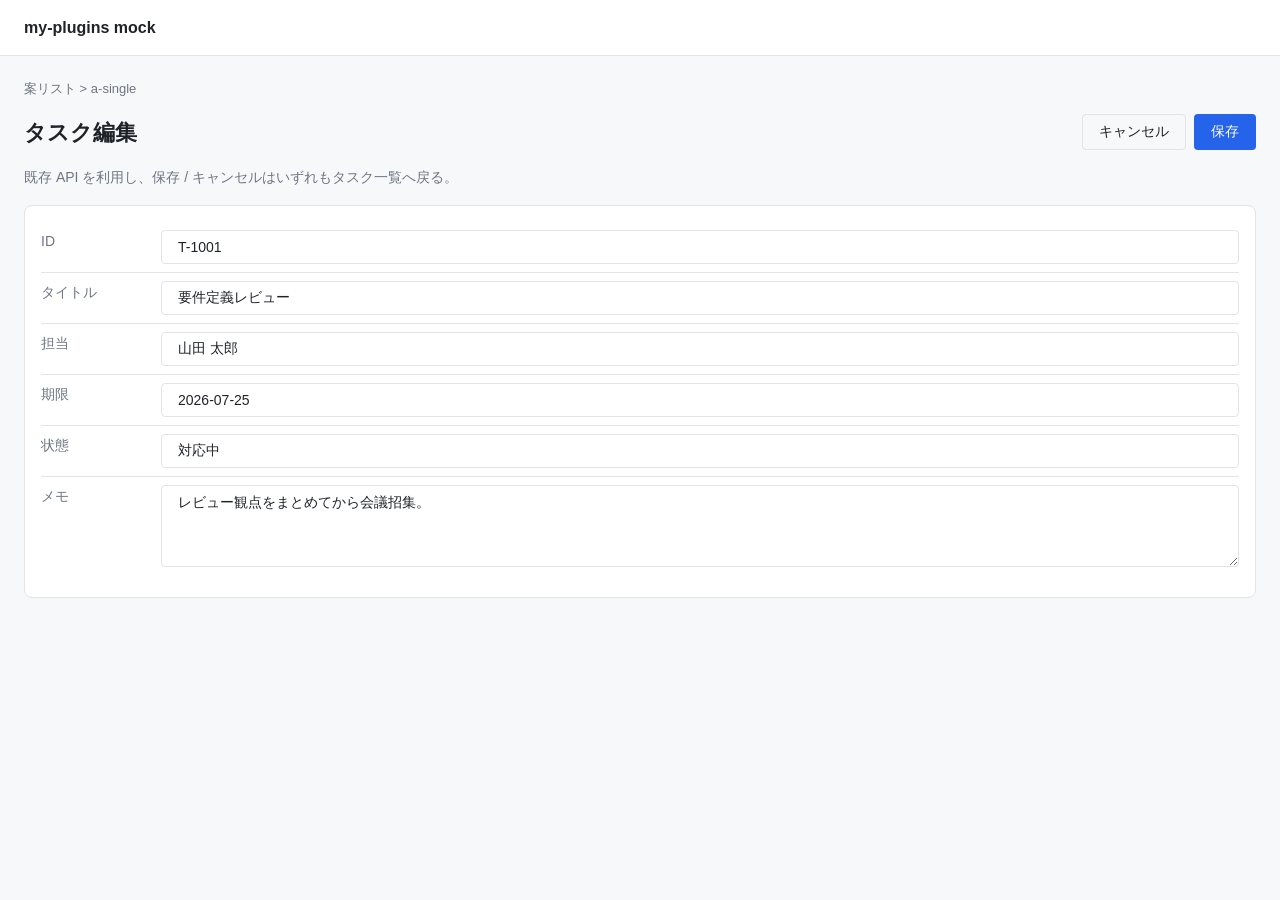
<file: docs/mock/pages/task-edit/issues/85/a-single/index.html>
<!DOCTYPE html>
<html lang="ja">
<head>
  <meta charset="UTF-8">
  <meta name="viewport" content="width=device-width, initial-scale=1.0">
  <title>タスク編集 - 案 a-single</title>
  <link rel="stylesheet" href="../../../../../../assets/style.css">
</head>
<body>
  <header class="topbar">
    <div class="brand">my-plugins mock</div>
  </header>
  <main class="main">
    <p class="breadcrumb"><a href="../">案リスト</a> &gt; <span>a-single</span></p>
    <div class="page-header">
      <h1>タスク編集</h1>
      <div class="actions">
        <button class="ghost" onclick="location.href='../../../../task-list/issues/85/a-single/index.html'">キャンセル</button>
        <button class="primary" onclick="location.href='../../../../task-list/issues/85/a-single/index.html'">保存</button>
      </div>
    </div>
    <p class="hint">既存 API を利用し、保存 / キャンセルはいずれもタスク一覧へ戻る。</p>

    <section class="card">
      <div class="field-row"><span class="field-label">ID</span><span class="field-value"><input type="text" value="T-1001" readonly></span></div>
      <div class="field-row"><span class="field-label">タイトル</span><span class="field-value"><input type="text" value="要件定義レビュー"></span></div>
      <div class="field-row"><span class="field-label">担当</span><span class="field-value"><input type="text" value="山田 太郎"></span></div>
      <div class="field-row"><span class="field-label">期限</span><span class="field-value"><input type="text" value="2026-07-25"></span></div>
      <div class="field-row"><span class="field-label">状態</span><span class="field-value"><input type="text" value="対応中"></span></div>
      <div class="field-row"><span class="field-label">メモ</span><span class="field-value"><textarea rows="4">レビュー観点をまとめてから会議招集。</textarea></span></div>
    </section>
  </main>
  <div class="toast" id="toast" hidden></div>
  <script src="../../../../../../assets/app.js"></script>
</body>
</html>
</file>
<file: docs/assets/style.css>
/* ==========================================================================
   my-plugins docs 共通スタイル
   docs/ 配下のすべてのページ（Mock / Wiki 共通）で読み込む単一 CSS。
   個別ページ用のスタイルは、当該ページのディレクトリ配下に別 CSS を置き、
   本ファイルを上書き / 補強する形で使う。
   ========================================================================== */


/* ==========================================================================
   1. デザイントークン
   カラー・余白・角丸などの基本値を CSS 変数で定義する。
   Retro など別スタイルは当該ページ側で --accent などを上書きするだけで済む。
   ========================================================================== */
:root {
  /* 背景・前景 */
  --bg: #f7f8fa;
  --bg-elevated: #ffffff;
  --bg-hover: #eef1f5;
  --bg-code: #f3f4f6;

  /* 罫線・文字 */
  --border: #e1e4e8;
  --text: #1f2328;
  --text-muted: #6e7681;

  /* アクセント（リンク・ボタン primary） */
  --accent: #2563eb;
  --accent-hover: #1d4ed8;

  /* ステート色 */
  --ok: #16a34a;
  --warn: #ca8a04;
  --danger: #dc2626;

  /* 角丸 */
  --radius-sm: 4px;
  --radius-md: 8px;

  /* 余白 */
  --space-xs: 4px;
  --space-sm: 8px;
  --space-md: 16px;
  --space-lg: 24px;
  --space-xl: 40px;

  /* レイアウト固定値 */
  --topbar-h: 56px;
  --sidebar-w: 220px;

  /* フォント */
  --font-base: -apple-system, BlinkMacSystemFont, "Segoe UI", "Hiragino Sans", "Yu Gothic UI", Roboto, sans-serif;
  --font-mono: ui-monospace, SFMono-Regular, "SF Mono", Menlo, Consolas, "Liberation Mono", monospace;
}

/* ダークモード用オーバーライド。html[data-theme="dark"] を app.js が付ける */
html[data-theme="dark"] {
  --bg: #0d1117;
  --bg-elevated: #161b22;
  --bg-hover: #21262d;
  --bg-code: #1c2128;
  --border: #30363d;
  --text: #e6edf3;
  --text-muted: #8b949e;
  --accent: #58a6ff;
  --accent-hover: #79b8ff;
  --ok: #3fb950;
  --warn: #d29922;
  --danger: #f85149;
}


/* ==========================================================================
   2. リセット・ベース
   ========================================================================== */
* { box-sizing: border-box; }

/* # アンカージャンプで見出しが sticky topbar の下に隠れないよう、
   スクロール位置を topbar の高さだけ下げる */
html {
  scroll-padding-top: calc(var(--topbar-h) + var(--space-md));
  scroll-behavior: smooth;
}

body {
  margin: 0;
  background: var(--bg);
  color: var(--text);
  font-family: var(--font-base);
  font-size: 14px;
  line-height: 1.6;
}

a { color: var(--accent); text-decoration: none; }
a:hover { color: var(--accent-hover); }


/* ==========================================================================
   3. トップバー
   全ページ共通のヘッダ帯。左にサイト名、右にツールボタン（MD DL 等）を置く。
   ========================================================================== */
.topbar {
  position: sticky;
  top: 0;
  z-index: 10;
  display: flex;
  align-items: center;
  justify-content: space-between;
  height: var(--topbar-h);
  padding: 0 var(--space-lg);
  background: var(--bg-elevated);
  border-bottom: 1px solid var(--border);
}
.brand { font-weight: 700; font-size: 16px; }
.brand a { color: var(--text); }

/* トップバー中央の全ページ検索 */
.topbar-search {
  position: relative;
  flex: 1;
  max-width: 480px;
  margin: 0 var(--space-md);
}
.topbar-search input[type="search"] {
  width: 100%;
  height: 32px;
}
.search-results {
  position: absolute;
  top: calc(100% + 4px);
  left: 0;
  right: 0;
  max-height: 60vh;
  overflow-y: auto;
  margin: 0;
  padding: var(--space-xs) 0;
  list-style: none;
  background: var(--bg-elevated);
  border: 1px solid var(--border);
  border-radius: var(--radius-sm);
  box-shadow: 0 4px 16px rgba(0, 0, 0, 0.12);
  z-index: 20;
}
.search-results li a {
  display: flex;
  flex-direction: column;
  padding: var(--space-xs) var(--space-md);
  color: var(--text);
}
.search-results li a:hover { background: var(--bg-hover); }
.search-title { font-weight: 600; }
.search-path { font-size: 11px; color: var(--text-muted); font-family: var(--font-mono); }

/* トップバー右側のツールボタン群 */
.topbar-actions {
  display: flex;
  align-items: center;
  gap: var(--space-sm);
}
.md-download {
  display: inline-flex;
  align-items: center;
  gap: 4px;
  padding: 4px 10px;
  font-size: 12px;
  font-weight: 600;
  color: var(--text-muted);
  border: 1px solid var(--border);
  border-radius: var(--radius-sm);
  background: var(--bg-elevated);
}
.md-download::before { content: "📄"; }
.md-download:hover { color: var(--accent); border-color: var(--accent); }

/* テーマ切替ボタン */
.theme-toggle {
  width: 32px;
  height: 32px;
  padding: 0;
  font-size: 16px;
  background: transparent;
  border: 1px solid var(--border);
  border-radius: var(--radius-sm);
  color: var(--text);
}
.theme-toggle:hover { background: var(--bg-hover); }

.nav { display: flex; gap: var(--space-md); }
.nav a {
  color: var(--text-muted);
  padding: var(--space-xs) var(--space-sm);
  border-radius: var(--radius-sm);
}
.nav a.active { color: var(--text); background: var(--bg-hover); }

.user { display: flex; align-items: center; gap: var(--space-sm); color: var(--text-muted); }
.avatar {
  display: inline-flex;
  align-items: center;
  justify-content: center;
  width: 28px;
  height: 28px;
  border-radius: 50%;
  background: var(--accent);
  color: #fff;
  font-weight: 600;
}


/* ==========================================================================
   4. レイアウト
   layout: サイドバー + メインの 2 カラム構成（Mock demo 用）
   main : シングルカラム（MD 描画ページ / 索引ページ用）
   ========================================================================== */
.layout {
  display: grid;
  grid-template-columns: var(--sidebar-w) 1fr;
  min-height: calc(100vh - var(--topbar-h));
}
.sidebar {
  background: var(--bg-elevated);
  border-right: 1px solid var(--border);
  padding: var(--space-md) 0;
}
.sidebar ul { list-style: none; margin: 0; padding: 0; }
.sidebar li { padding: var(--space-sm) var(--space-lg); color: var(--text-muted); cursor: pointer; }
.sidebar li:hover { background: var(--bg-hover); color: var(--text); }
.sidebar li.active {
  background: var(--bg-hover);
  color: var(--text);
  border-left: 3px solid var(--accent);
  padding-left: calc(var(--space-lg) - 3px);
}

.main { padding: var(--space-lg); max-width: 1280px; margin: 0 auto; }

/* MD ページ用: 本文と TOC の 2 カラム（狭幅では TOC を隠す） */
.main-with-toc {
  display: grid;
  grid-template-columns: minmax(0, 1fr) 220px;
  gap: var(--space-lg);
  max-width: 1280px;
  margin: 0 auto;
  padding: var(--space-lg);
}
.main-content { min-width: 0; }
@media (max-width: 960px) {
  .main-with-toc { grid-template-columns: 1fr; }
  .toc { display: none; }
}


/* ==========================================================================
   5. ページ見出し
   ========================================================================== */
.page-header {
  display: flex;
  align-items: center;
  justify-content: space-between;
  margin-bottom: var(--space-md);
  flex-wrap: wrap;
  gap: var(--space-md);
}
.page-header h1 { margin: 0; font-size: 22px; }
.actions { display: flex; gap: var(--space-sm); }

.hint { color: var(--text-muted); margin-top: 0; margin-bottom: var(--space-md); }


/* ==========================================================================
   6. パンくずリスト
   URL 階層から app.js が自動生成する。data-breadcrumb 要素に描画される。
   ========================================================================== */
.breadcrumb {
  color: var(--text-muted);
  margin: 0 0 var(--space-md) 0;
  font-size: 13px;
  line-height: 1.4;
}
.breadcrumb a { color: var(--text-muted); }
.breadcrumb a:hover { color: var(--accent); }
.breadcrumb .sep { margin: 0 var(--space-xs); opacity: 0.6; }
.breadcrumb .current { color: var(--text); font-weight: 500; }


/* ==========================================================================
   7. フォーム・ボタン
   ========================================================================== */
input[type="search"],
input[type="text"],
textarea {
  background: var(--bg-elevated);
  border: 1px solid var(--border);
  color: var(--text);
  padding: var(--space-sm) var(--space-md);
  border-radius: var(--radius-sm);
  font-size: 14px;
  font-family: var(--font-base);
}
input[type="search"]:focus,
input[type="text"]:focus,
textarea:focus { outline: none; border-color: var(--accent); }

button {
  cursor: pointer;
  font-family: var(--font-base);
  font-size: 14px;
  border-radius: var(--radius-sm);
  padding: var(--space-sm) var(--space-md);
  border: 1px solid transparent;
  transition: background 0.15s ease;
}
button.primary { background: var(--accent); color: #fff; }
button.primary:hover { background: var(--accent-hover); }
button.ghost { background: transparent; color: var(--text); border-color: var(--border); }
button.ghost:hover { background: var(--bg-hover); }
button.danger { background: transparent; color: var(--danger); border-color: var(--danger); }
button.danger:hover { background: var(--danger); color: #fff; }
button:disabled { opacity: 0.4; cursor: not-allowed; }


/* ==========================================================================
   8. テーブル
   .data-table: Mock demo 用の詳細付きテーブル
   .markdown-body table: MD から生成されるテーブル
   共通機能: ソート（クリック可能ヘッダ）+ フィルタ（テーブル上部の検索）
   ========================================================================== */
.data-table,
.markdown-body table {
  width: 100%;
  border-collapse: collapse;
  background: var(--bg-elevated);
  border: 1px solid var(--border);
  border-radius: var(--radius-md);
  overflow: hidden;
  margin-bottom: var(--space-md);
}
.data-table th,
.data-table td,
.markdown-body th,
.markdown-body td {
  padding: var(--space-sm) var(--space-md);
  text-align: left;
  border-bottom: 1px solid var(--border);
}
.data-table th,
.markdown-body th {
  background: var(--bg-hover);
  color: var(--text-muted);
  font-weight: 600;
  font-size: 12px;
  letter-spacing: 0.04em;
  text-transform: uppercase;
}
.data-table tbody tr,
.markdown-body tbody tr { transition: background 0.1s ease; }
.data-table tbody tr:hover,
.markdown-body tbody tr:hover { background: var(--bg-hover); }
.data-table tr.hidden,
.markdown-body tr.hidden { display: none; }

/* ソート可能ヘッダ（app.js が付与） */
th.sortable {
  cursor: pointer;
  user-select: none;
  position: relative;
  padding-right: calc(var(--space-md) + 14px);
}
th.sortable::after {
  content: "⇅";
  position: absolute;
  right: var(--space-sm);
  opacity: 0.3;
  font-size: 11px;
}
th.sort-asc::after { content: "▲"; opacity: 1; color: var(--accent); }
th.sort-desc::after { content: "▼"; opacity: 1; color: var(--accent); }

/* テーブル上部のフィルタ検索ボックス */
.table-filter {
  display: block;
  width: 100%;
  max-width: 320px;
  margin-bottom: var(--space-sm);
}


/* ==========================================================================
   9. バッジ・カード・その他表示要素
   ========================================================================== */
.badge {
  display: inline-block;
  padding: 2px 8px;
  border-radius: 999px;
  font-size: 12px;
  font-weight: 600;
}
.badge.ok { background: rgba(22, 163, 74, 0.12); color: var(--ok); }
.badge.warn { background: rgba(202, 138, 4, 0.15); color: var(--warn); }
.badge.danger { background: rgba(220, 38, 38, 0.12); color: var(--danger); }

.pager {
  display: flex;
  align-items: center;
  justify-content: center;
  gap: var(--space-md);
  margin-top: var(--space-md);
  color: var(--text-muted);
}

/* 画面下部の一時通知 */
.toast {
  position: fixed;
  bottom: var(--space-lg);
  left: 50%;
  transform: translateX(-50%);
  background: var(--bg-elevated);
  border: 1px solid var(--border);
  color: var(--text);
  padding: var(--space-sm) var(--space-md);
  border-radius: var(--radius-sm);
  box-shadow: 0 4px 16px rgba(0, 0, 0, 0.12);
}

.card {
  background: var(--bg-elevated);
  border: 1px solid var(--border);
  border-radius: var(--radius-md);
  padding: var(--space-md);
  margin-bottom: var(--space-md);
}
.card h2 { margin: 0 0 var(--space-md) 0; font-size: 16px; }

.section-spacer { margin-top: var(--space-lg); }

/* 採用案リストで採用済みを目立たせる帯 */
.adopted-banner {
  background: rgba(22, 163, 74, 0.08);
  border: 1px solid var(--ok);
  border-radius: var(--radius-sm);
  padding: var(--space-sm) var(--space-md);
  margin-bottom: var(--space-md);
  color: var(--ok);
  font-weight: 600;
}


/* ==========================================================================
   10. 詳細画面用グリッド
   ========================================================================== */
.detail-grid {
  display: grid;
  grid-template-columns: 2fr 1fr;
  gap: var(--space-lg);
}

.field-row {
  display: grid;
  grid-template-columns: 120px 1fr;
  padding: var(--space-sm) 0;
  border-bottom: 1px solid var(--border);
}
.field-row:last-child { border-bottom: none; }
.field-label { color: var(--text-muted); }
.field-value input,
.field-value textarea { width: 100%; }

.meta-list { list-style: none; margin: 0; padding: 0; }
.meta-list li { padding: var(--space-xs) 0; color: var(--text-muted); }
.meta-list strong { color: var(--text); }


/* ==========================================================================
   11. Markdown 描画エリア
   app.js が MD を marked で HTML 化して #md-content に流し込む。
   一般的な GFM 風の見た目に整える。
   ========================================================================== */
.markdown-body {
  background: var(--bg-elevated);
  border: 1px solid var(--border);
  border-radius: var(--radius-md);
  padding: var(--space-lg);
}
.markdown-body > *:first-child { margin-top: 0; }
.markdown-body > *:last-child { margin-bottom: 0; }

.markdown-body h1,
.markdown-body h2,
.markdown-body h3,
.markdown-body h4 {
  margin-top: var(--space-lg);
  margin-bottom: var(--space-sm);
  line-height: 1.3;
}
.markdown-body h1 { font-size: 22px; border-bottom: 1px solid var(--border); padding-bottom: var(--space-xs); }
.markdown-body h2 { font-size: 18px; border-bottom: 1px solid var(--border); padding-bottom: var(--space-xs); }
.markdown-body h3 { font-size: 16px; }
.markdown-body h4 { font-size: 14px; color: var(--text-muted); }

/* # アンカージャンプ時に sticky topbar の下に見出しが隠れないよう
   個別の要素側にも余白を持たせる（html の scroll-padding-top と二重で担保） */
.markdown-body :is(h1, h2, h3, h4) {
  scroll-margin-top: calc(var(--topbar-h) + var(--space-md));
}

/* 見出しの右横に付く # アンカー。hover で薄く表示 */
.heading-anchor {
  margin-left: var(--space-sm);
  color: var(--text-muted);
  opacity: 0;
  transition: opacity 0.15s ease;
  text-decoration: none;
  font-weight: normal;
}
.markdown-body h2:hover .heading-anchor,
.markdown-body h3:hover .heading-anchor,
.markdown-body h4:hover .heading-anchor { opacity: 0.6; }
.heading-anchor:hover { opacity: 1 !important; color: var(--accent); }

/* コードブロック右上のコピーボタン */
.code-copy {
  position: absolute;
  top: var(--space-xs);
  right: var(--space-xs);
  padding: 2px 8px;
  font-size: 11px;
  font-family: var(--font-base);
  color: var(--text-muted);
  background: var(--bg-elevated);
  border: 1px solid var(--border);
  border-radius: var(--radius-sm);
  opacity: 0;
  transition: opacity 0.15s ease;
}
.markdown-body pre:hover .code-copy { opacity: 1; }
.code-copy:hover { color: var(--accent); border-color: var(--accent); }

.markdown-body p { margin: var(--space-sm) 0; }

.markdown-body ul,
.markdown-body ol { padding-left: var(--space-lg); margin: var(--space-sm) 0; }
.markdown-body li { margin: var(--space-xs) 0; }

.markdown-body blockquote {
  margin: var(--space-sm) 0;
  padding: var(--space-xs) var(--space-md);
  border-left: 3px solid var(--border);
  color: var(--text-muted);
}

.markdown-body code {
  font-family: var(--font-mono);
  font-size: 12.5px;
  background: var(--bg-code);
  padding: 1px 6px;
  border-radius: var(--radius-sm);
}
.markdown-body pre {
  background: var(--bg-code);
  padding: var(--space-md);
  border-radius: var(--radius-sm);
  overflow-x: auto;
}
.markdown-body pre code { background: transparent; padding: 0; }

.markdown-body img { max-width: 100%; height: auto; }

.markdown-body hr {
  border: none;
  border-top: 1px solid var(--border);
  margin: var(--space-lg) 0;
}

/* MD 読み込み中の placeholder */
.md-loading { color: var(--text-muted); font-style: italic; }
.md-error {
  color: var(--danger);
  border: 1px solid var(--danger);
  border-radius: var(--radius-sm);
  padding: var(--space-md);
  background: rgba(220, 38, 38, 0.05);
}


/* ==========================================================================
   12. トップに戻るボタン
   app.js がスクロール量に応じて .visible を切り替える。
   ========================================================================== */
.back-to-top {
  position: fixed;
  bottom: var(--space-lg);
  right: var(--space-lg);
  width: 40px;
  height: 40px;
  border-radius: 50%;
  background: var(--accent);
  color: #fff;
  border: none;
  font-size: 18px;
  box-shadow: 0 2px 8px rgba(0, 0, 0, 0.15);
  opacity: 0;
  pointer-events: none;
  transition: opacity 0.2s ease, transform 0.2s ease;
  z-index: 20;
}
.back-to-top.visible { opacity: 1; pointer-events: auto; }
.back-to-top:hover { background: var(--accent-hover); transform: translateY(-2px); }


/* ==========================================================================
   14. 目次サイドバー（MD ページ用）
   ========================================================================== */
.toc {
  position: sticky;
  top: calc(var(--topbar-h) + var(--space-md));
  align-self: start;
  max-height: calc(100vh - var(--topbar-h) - var(--space-lg));
  overflow-y: auto;
  padding: var(--space-sm) var(--space-md);
  font-size: 13px;
  border-left: 1px solid var(--border);
}
.toc-title {
  font-weight: 700;
  color: var(--text-muted);
  margin-bottom: var(--space-sm);
  font-size: 12px;
  text-transform: uppercase;
  letter-spacing: 0.05em;
}
.toc-list { list-style: none; margin: 0; padding: 0; }
.toc-item { margin: 2px 0; }
.toc-item a {
  display: block;
  padding: 2px 6px;
  border-left: 2px solid transparent;
  color: var(--text-muted);
  border-radius: 2px;
  line-height: 1.4;
}
.toc-item a:hover { color: var(--text); background: var(--bg-hover); }
.toc-item a.active {
  color: var(--accent);
  border-left-color: var(--accent);
  background: var(--bg-hover);
}
.toc-lv3 a { padding-left: 18px; font-size: 12px; }


/* ==========================================================================
   15. コード言語ラベル
   ========================================================================== */
.code-lang {
  position: absolute;
  top: var(--space-xs);
  left: var(--space-sm);
  font-size: 10px;
  font-family: var(--font-mono);
  color: var(--text-muted);
  text-transform: lowercase;
  letter-spacing: 0.03em;
  padding: 1px 6px;
  background: var(--bg-elevated);
  border: 1px solid var(--border);
  border-radius: var(--radius-sm);
}


/* ==========================================================================
   16. Mermaid ホルダー
   ========================================================================== */
.mermaid-holder {
  padding: var(--space-md);
  margin: var(--space-md) 0;
  background: var(--bg-elevated);
  border: 1px solid var(--border);
  border-radius: var(--radius-md);
  overflow-x: auto;
  text-align: center;
}
.mermaid-holder svg { max-width: 100%; height: auto; }


/* ==========================================================================
   17. 狭幅対応
   ========================================================================== */
@media (max-width: 720px) {
  .layout { grid-template-columns: 1fr; }
  .sidebar { display: none; }
  .detail-grid { grid-template-columns: 1fr; }
  .main { padding: var(--space-md); }
  .topbar-search { display: none; }
}
</file>
<file: docs/mock/styles/retro/style.css>
/* retro スタイル: 等幅フォント・限定色・太枠の 80〜90 年代風 UI */
:root {
  --bg: #f5e8c8;
  --bg-elevated: #fffceb;
  --bg-hover: #ead9a0;
  --border: #1a1a1a;
  --text: #1a1a1a;
  --text-muted: #5a4a30;
  --accent: #d8431f;
  --accent-hover: #a73315;
  --ok: #2f7a2f;
  --warn: #b07a00;
  --danger: #b00020;
  --radius-sm: 0;
  --radius-md: 0;
  --font-base: "Courier New", "Hiragino Maru Gothic ProN", monospace;
}

body { background: var(--bg); }

.topbar,
.sidebar,
.card,
.data-table {
  border: 2px solid var(--border);
  box-shadow: 4px 4px 0 var(--border);
}

.topbar { border-radius: 0; }
.card { border-radius: 0; margin-bottom: 24px; }

button {
  border: 2px solid var(--border) !important;
  border-radius: 0 !important;
  box-shadow: 3px 3px 0 var(--border);
  text-transform: uppercase;
  letter-spacing: 0.05em;
}
button.primary { background: var(--accent); color: #fffceb; }
button.ghost { background: var(--bg-elevated); color: var(--text); }
button.danger { background: var(--bg-elevated); color: var(--danger); }

input[type="text"],
input[type="search"],
textarea {
  border: 2px solid var(--border) !important;
  border-radius: 0 !important;
  background: var(--bg-elevated);
}

.badge { border: 1px solid var(--border); border-radius: 0; }

.data-table th {
  background: var(--border);
  color: var(--bg-elevated);
}

h1, h2 { font-family: var(--font-base); letter-spacing: 0.04em; }
</file>
<file: docs/mock/pages/task-edit/issues/1069/a-single-column/style.css>
/* ==========================================================================
   タスク編集 案 A: 1 カラム縦積み
   入力欄・必須マーク・エラー表示など、共通スタイルに無い要素だけを補う。
   ========================================================================== */

/* 入力欄はラベル → 入力 → 補足 / エラー の順に縦へ積む */
.form-field { margin-bottom: var(--space-lg); }
.form-field:last-of-type { margin-bottom: var(--space-md); }

.form-label {
  display: block;
  margin-bottom: var(--space-xs);
  font-weight: 600;
}

/* 必須項目であることを示すラベル横のマーク */
.required {
  display: inline-block;
  margin-left: var(--space-xs);
  padding: 1px 6px;
  border-radius: var(--radius-sm);
  background: rgba(220, 38, 38, 0.12);
  color: var(--danger);
  font-size: 11px;
  font-weight: 600;
}

.form-field input[type="text"],
.form-field textarea { width: 100%; }
.form-field textarea { resize: vertical; }

/* 入力欄直下に出す補足文とエラーメッセージ */
.field-note {
  margin: var(--space-xs) 0 0 0;
  color: var(--text-muted);
  font-size: 12px;
}
.field-error {
  margin: var(--space-xs) 0 0 0;
  color: var(--danger);
  font-size: 12px;
}
input.has-error { border-color: var(--danger); }

/* アクションはカード下部に置き、保存を左端に配置する */
.form-actions {
  display: flex;
  gap: var(--space-sm);
  padding-top: var(--space-md);
  border-top: 1px solid var(--border);
}
</file>
<file: docs/mock/pages/task-edit/issues/1069/b-sticky-action/style.css>
/* ==========================================================================
   タスク編集 案 B: アクション固定
   入力欄まわりは案 A と同じ構成にし、ページ見出しの追従だけを上乗せする。
   ========================================================================== */

/* 入力欄はラベル → 入力 → 補足 / エラー の順に縦へ積む */
.form-field { margin-bottom: var(--space-lg); }
.form-field:last-of-type { margin-bottom: 0; }

.form-label {
  display: block;
  margin-bottom: var(--space-xs);
  font-weight: 600;
}

/* 必須項目であることを示すラベル横のマーク */
.required {
  display: inline-block;
  margin-left: var(--space-xs);
  padding: 1px 6px;
  border-radius: var(--radius-sm);
  background: rgba(220, 38, 38, 0.12);
  color: var(--danger);
  font-size: 11px;
  font-weight: 600;
}

.form-field input[type="text"],
.form-field textarea { width: 100%; }
.form-field textarea { resize: vertical; }

/* 入力欄直下に出す補足文とエラーメッセージ */
.field-note {
  margin: var(--space-xs) 0 0 0;
  color: var(--text-muted);
  font-size: 12px;
}
.field-error {
  margin: var(--space-xs) 0 0 0;
  color: var(--danger);
  font-size: 12px;
}
input.has-error { border-color: var(--danger); }

/* 本文が長くなっても保存・中止が画面上部に残るよう、
   ページ見出しごと topbar の直下へ追従させる */
.page-header.sticky-actions {
  position: sticky;
  top: var(--topbar-h);
  z-index: 5;
  margin-bottom: 0;
  padding: var(--space-md) 0;
  background: var(--bg);
  border-bottom: 1px solid var(--border);
}
.page-header.sticky-actions + .hint { margin-top: var(--space-md); }
</file>
